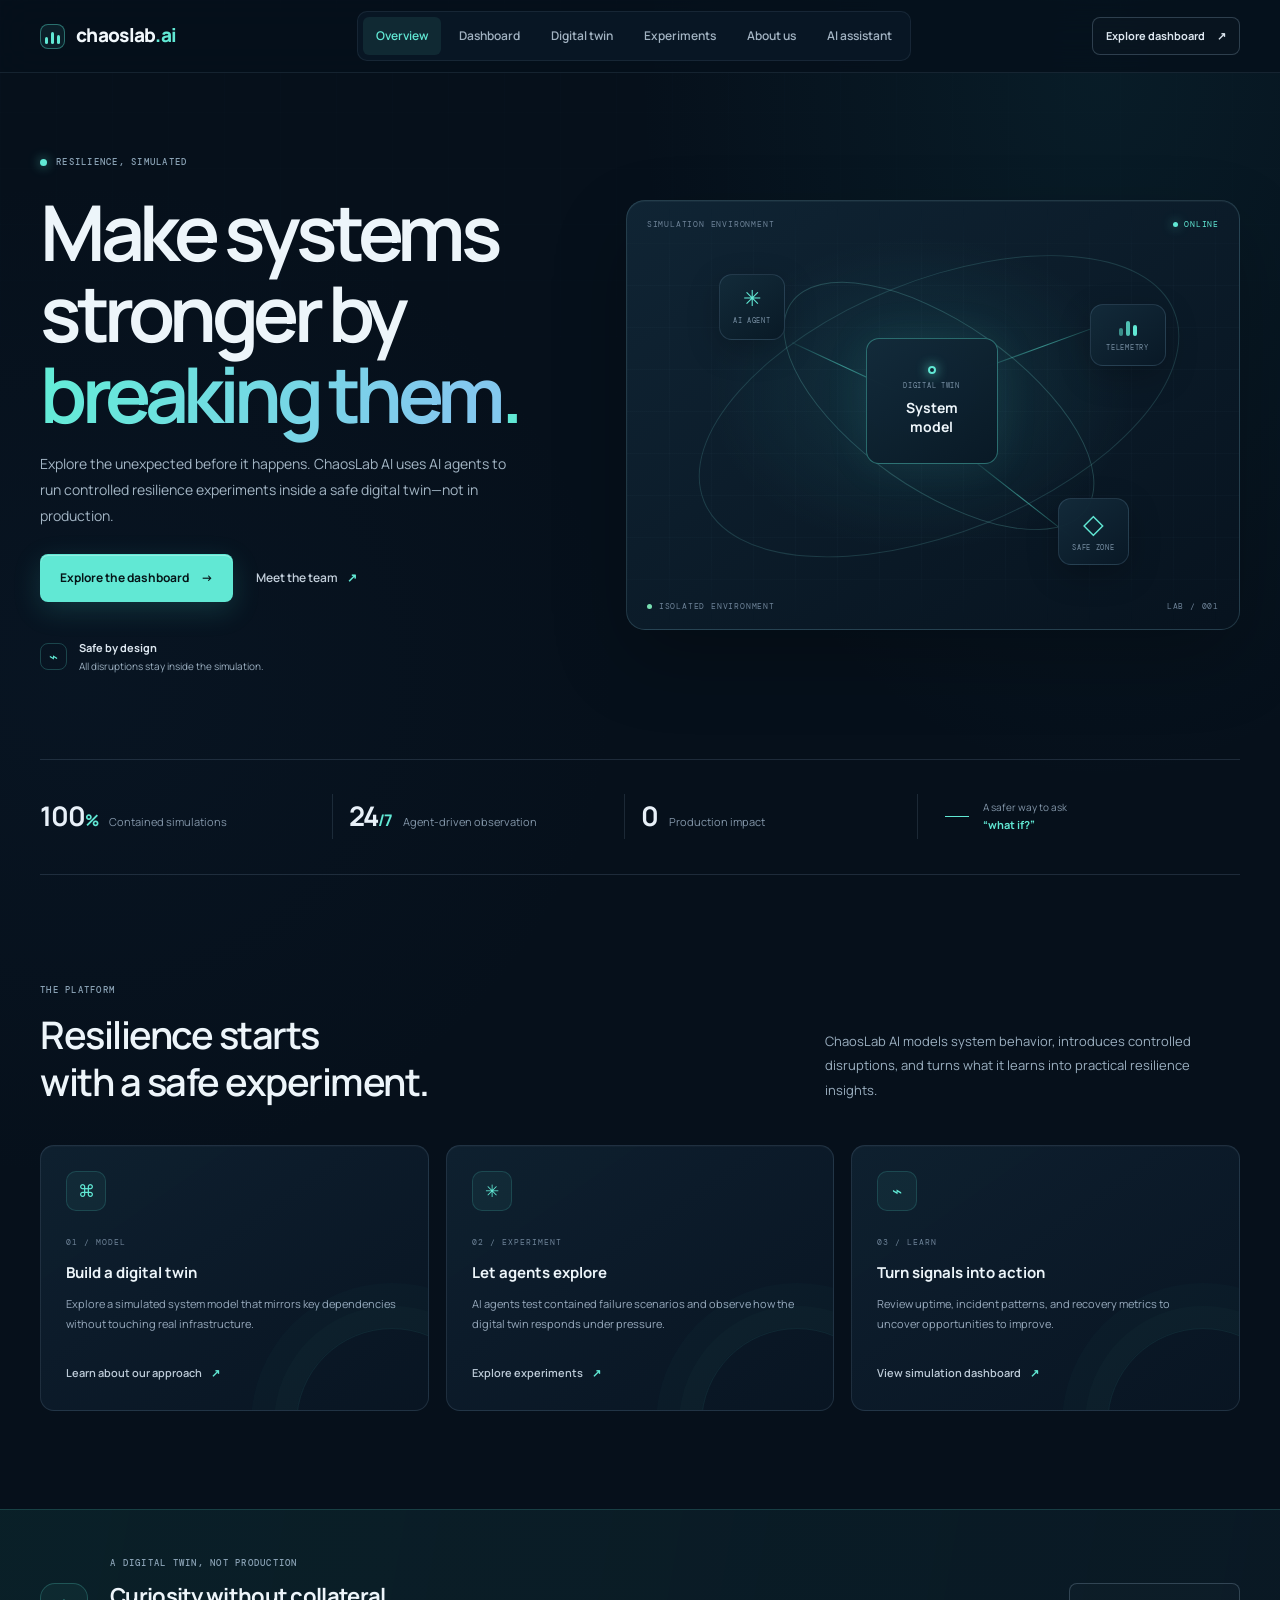
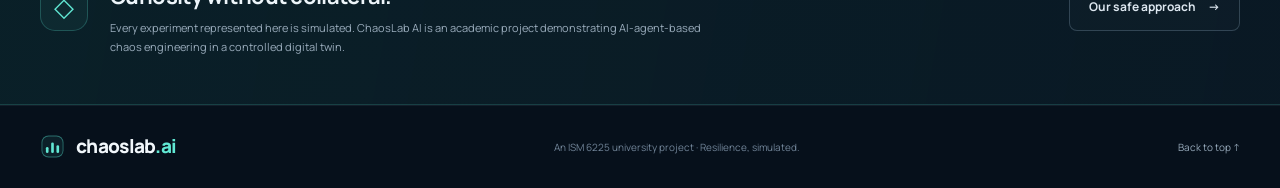
<file: index.html>
<!doctype html>
<html lang="en">
  <head>
    <meta charset="utf-8">
    <meta name="viewport" content="width=device-width, initial-scale=1">
    <meta name="theme-color" content="#07111e">
    <meta name="description" content="ChaosLab AI safely explores system resilience with AI-agent-driven experiments in a digital twin.">
    <title>ChaosLab AI — Resilience, simulated</title>
    <link rel="preconnect" href="https://fonts.googleapis.com">
    <link rel="preconnect" href="https://fonts.gstatic.com" crossorigin>
    <link href="https://fonts.googleapis.com/css2?family=DM+Mono:wght@400;500&family=Manrope:wght@400;500;600;700;800&display=swap" rel="stylesheet">
    <link rel="stylesheet" href="css/site.css">
    <script src="js/main.js" defer></script>
  </head>
  <body id="top">
    <header class="site-header">
      <div class="container nav-wrap">
        <a class="brand" href="index.html" aria-label="ChaosLab AI home">
          <span class="brand-mark" aria-hidden="true"><span></span><span></span><span></span></span>
          <span>chaoslab<span class="brand-ai">.ai</span></span>
        </a>
        <button class="menu-toggle" type="button" aria-label="Toggle navigation" aria-expanded="false"><span></span><span></span></button>
        <nav class="main-nav" aria-label="Main navigation">
          <a class="nav-link active" aria-current="page" href="index.html">Overview</a>
          <a class="nav-link" href="dashboard.html">Dashboard</a>
          <a class="nav-link" href="digital-twin.html">Digital twin</a>
          <a class="nav-link" href="crud.html">Experiments</a>
          <a class="nav-link" href="aboutus.html">About us</a>
          <a class="nav-link" href="bot.html">AI assistant</a>
        </nav>
        <a class="button button-small button-outline header-cta" href="dashboard.html">Explore dashboard <span aria-hidden="true">↗</span></a>
      </div>
    </header>

    <main>
      <section class="hero container">
        <div class="hero-copy">
          <div class="eyebrow"><span class="status-dot"></span> RESILIENCE, SIMULATED</div>
          <h1>Make systems<br>stronger by<br><span class="text-gradient">breaking them</span><span class="hero-period">.</span></h1>
          <p class="hero-lede">Explore the unexpected before it happens. ChaosLab AI uses AI agents to run controlled resilience experiments inside a safe digital twin—not in production.</p>
          <div class="hero-actions">
            <a class="button button-primary" href="dashboard.html">Explore the dashboard <span aria-hidden="true">→</span></a>
            <a class="text-link" href="aboutus.html">Meet the team <span aria-hidden="true">↗</span></a>
          </div>
          <div class="hero-note"><span class="note-icon" aria-hidden="true">⌁</span><span><strong>Safe by design</strong><br>All disruptions stay inside the simulation.</span></div>
        </div>
        <div class="hero-visual" aria-label="Illustration of a monitored digital-twin system">
          <div class="visual-topline"><span>SIMULATION ENVIRONMENT</span><span class="live-label"><i></i> ONLINE</span></div>
          <div class="orbit orbit-outer"></div><div class="orbit orbit-inner"></div>
          <div class="node node-core"><span class="core-pulse"></span><span class="node-caption">DIGITAL TWIN</span><strong>System<br>model</strong></div>
          <div class="node node-agent"><span class="node-symbol">✳</span><span class="node-caption">AI AGENT</span></div>
          <div class="node node-signal"><span class="signal-bars"><i></i><i></i><i></i></span><span class="node-caption">TELEMETRY</span></div>
          <div class="node node-shield"><span class="shield-symbol">◇</span><span class="node-caption">SAFE ZONE</span></div>
          <div class="connection connection-one"></div><div class="connection connection-two"></div><div class="connection connection-three"></div>
          <div class="visual-footer"><span><b class="tiny-dot"></b> ISOLATED ENVIRONMENT</span><span>LAB / 001</span></div>
        </div>
      </section>

      <section class="container stat-strip" aria-label="Platform highlights">
        <div class="stat-item"><span class="stat-value">100<span>%</span></span><span class="stat-label">Contained simulations</span></div>
        <div class="stat-item"><span class="stat-value">24<span>/7</span></span><span class="stat-label">Agent-driven observation</span></div>
        <div class="stat-item"><span class="stat-value">0</span><span class="stat-label">Production impact</span></div>
        <div class="stat-context"><span class="context-line"></span><span>A safer way to ask<br><strong>“what if?”</strong></span></div>
      </section>

      <section class="section container">
        <div class="section-heading">
          <div><div class="eyebrow">THE PLATFORM</div><h2>Resilience starts<br>with a safe experiment.</h2></div>
          <p>ChaosLab AI models system behavior, introduces controlled disruptions, and turns what it learns into practical resilience insights.</p>
        </div>
        <div class="feature-grid">
          <article class="feature-card"><div class="feature-icon">⌘</div><span class="card-index">01 / MODEL</span><h3>Build a digital twin</h3><p>Explore a simulated system model that mirrors key dependencies without touching real infrastructure.</p><a href="aboutus.html" class="card-link" aria-label="Learn about our approach">Learn about our approach <span>↗</span></a></article>
          <article class="feature-card"><div class="feature-icon">✳</div><span class="card-index">02 / EXPERIMENT</span><h3>Let agents explore</h3><p>AI agents test contained failure scenarios and observe how the digital twin responds under pressure.</p><a href="crud.html" class="card-link" aria-label="Explore experiments">Explore experiments <span>↗</span></a></article>
          <article class="feature-card"><div class="feature-icon">⌁</div><span class="card-index">03 / LEARN</span><h3>Turn signals into action</h3><p>Review uptime, incident patterns, and recovery metrics to uncover opportunities to improve.</p><a href="dashboard.html" class="card-link" aria-label="View simulation dashboard">View simulation dashboard <span>↗</span></a></article>
        </div>
      </section>

      <section class="safety-band">
        <div class="container safety-inner"><div class="safety-mark">◇</div><div><div class="eyebrow">A DIGITAL TWIN, NOT PRODUCTION</div><h2>Curiosity without collateral.</h2><p>Every experiment represented here is simulated. ChaosLab AI is an academic project demonstrating AI-agent-based chaos engineering in a controlled digital twin.</p></div><a class="button button-outline" href="aboutus.html">Our safe approach <span>→</span></a></div>
      </section>
    </main>

    <footer class="site-footer"><div class="container footer-inner"><a class="brand footer-brand" href="index.html"><span class="brand-mark" aria-hidden="true"><span></span><span></span><span></span></span><span>chaoslab<span class="brand-ai">.ai</span></span></a><span class="footer-copy">An ISM 6225 university project · Resilience, simulated.</span><a class="footer-top" href="#top">Back to top ↑</a></div></footer>
  </body>
</html>
</file>
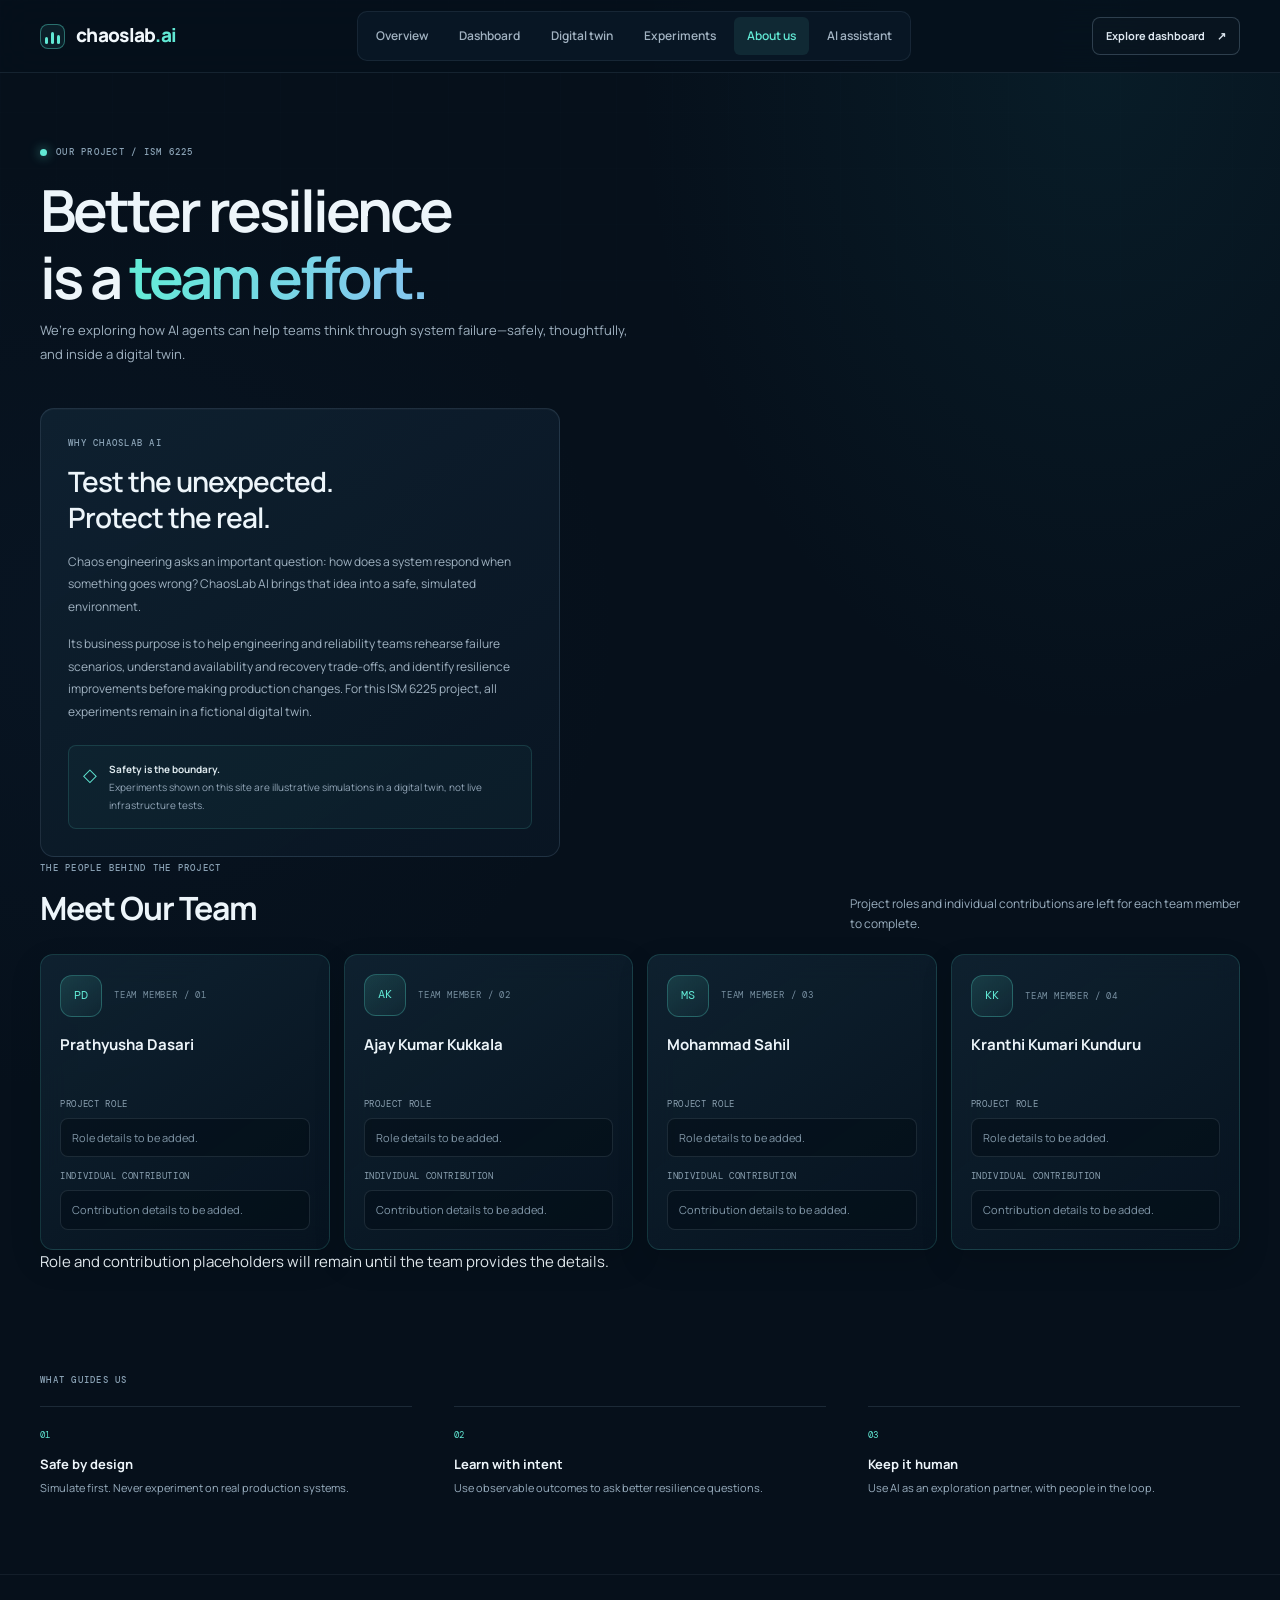
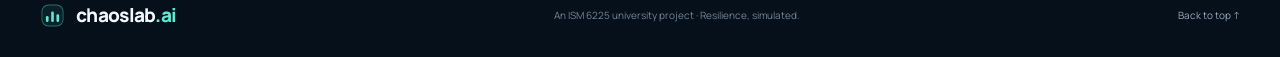
<file: aboutus.html>
<!doctype html>
<html lang="en">
  <head>
    <meta charset="utf-8">
    <meta name="viewport" content="width=device-width, initial-scale=1">
    <meta name="theme-color" content="#07111e">
    <meta name="description" content="Meet the ChaosLab AI project team and learn about our safe digital-twin approach to chaos engineering.">
    <title>About us — ChaosLab AI</title>
    <link rel="preconnect" href="https://fonts.googleapis.com">
    <link rel="preconnect" href="https://fonts.gstatic.com" crossorigin>
    <link href="https://fonts.googleapis.com/css2?family=DM+Mono:wght@400;500&family=Manrope:wght@400;500;600;700;800&display=swap" rel="stylesheet">
    <link rel="stylesheet" href="css/site.css">
    <script src="js/main.js" defer></script>
    <style>
      .meet-team { padding-block: 4px 34px; }
      .meet-team-heading { display: flex; align-items: end; justify-content: space-between; gap: 18px; margin-bottom: 19px; }
      .meet-team-heading h2 { margin: 6px 0 0; font-size: clamp(23px, 3vw, 32px); letter-spacing: -1px; }
      .meet-team-heading p { max-width: 390px; margin: 0; color: var(--muted); font-size: 12px; line-height: 1.7; }
      .meet-team-grid { display: grid; grid-template-columns: repeat(4, minmax(0, 1fr)); gap: 14px; }
      .meet-team-card { min-width: 0; padding: 19px; border: 1px solid rgba(87, 226, 208, .16); border-radius: 13px; background: linear-gradient(145deg, rgba(17, 38, 53, .78), rgba(8, 21, 34, .68)); box-shadow: 0 12px 32px rgba(0, 0, 0, .14); backdrop-filter: blur(14px); transition: transform .22s ease, border-color .22s ease, box-shadow .22s ease; }
      .meet-team-card:hover { transform: translateY(-4px); border-color: rgba(87, 226, 208, .42); box-shadow: 0 17px 36px rgba(0, 0, 0, .23); }
      .meet-team-card-top { display: flex; align-items: center; gap: 12px; min-height: 43px; margin-bottom: 17px; }
      .meet-team-avatar { display: grid; flex: 0 0 42px; width: 42px; height: 42px; place-items: center; border: 1px solid rgba(87, 226, 208, .28); border-radius: 12px; color: var(--cyan); background: linear-gradient(145deg, rgba(87, 226, 208, .15), rgba(87, 226, 208, .04)); font-family: var(--mono); font-size: 12px; }
      .meet-team-index { color: #7890a1; font-family: var(--mono); font-size: 9px; letter-spacing: .8px; }
      .meet-team-card h3 { min-height: 46px; margin: 0 0 17px; color: #edf5fa; font-size: 15px; line-height: 1.5; overflow-wrap: anywhere; }
      .meet-team-fields { display: grid; gap: 12px; }
      .meet-team-detail { display: grid; gap: 6px; }
      .meet-team-detail-label { color: #8ca2b2; font-family: var(--mono); font-size: 9px; letter-spacing: .65px; }
      .meet-team-detail-value { min-height: 18px; margin: 0; padding: 10px 11px; border: 1px solid rgba(143, 167, 184, .16); border-radius: 8px; color: #8197a8; background: rgba(4, 14, 24, .58); font-size: 11px; line-height: 1.6; overflow-wrap: anywhere; }
      @media (max-width: 1000px) { .meet-team-grid { grid-template-columns: repeat(2, minmax(0, 1fr)); } }
      @media (max-width: 560px) {
        .meet-team-heading { align-items: start; flex-direction: column; }
        .meet-team-grid { grid-template-columns: 1fr; }
        .meet-team-card h3 { min-height: 0; }
      }
      @media (prefers-reduced-motion: reduce) {
        .meet-team-card { transition: none; }
        .meet-team-card:hover { transform: none; }
      }
    </style>
  </head>
  <body id="top">
    <header class="site-header"><div class="container nav-wrap">
      <a class="brand" href="index.html" aria-label="ChaosLab AI home"><span class="brand-mark" aria-hidden="true"><span></span><span></span><span></span></span><span>chaoslab<span class="brand-ai">.ai</span></span></a>
      <button class="menu-toggle" type="button" aria-label="Toggle navigation" aria-expanded="false"><span></span><span></span></button>
      <nav class="main-nav" aria-label="Main navigation"><a class="nav-link" href="index.html">Overview</a><a class="nav-link" href="dashboard.html">Dashboard</a><a class="nav-link" href="digital-twin.html">Digital twin</a><a class="nav-link" href="crud.html">Experiments</a><a class="nav-link active" aria-current="page" href="aboutus.html">About us</a><a class="nav-link" href="bot.html">AI assistant</a></nav>
      <a class="button button-small button-outline header-cta" href="dashboard.html">Explore dashboard <span aria-hidden="true">↗</span></a>
    </div></header>
    <main>
      <section class="page-hero container"><div class="eyebrow"><span class="status-dot"></span> OUR PROJECT / ISM 6225</div><h1>Better resilience<br>is a <span class="text-gradient">team effort.</span></h1><p>We’re exploring how AI agents can help teams think through system failure—safely, thoughtfully, and inside a digital twin.</p></section>
      <section class="container about-layout">
        <article class="panel about-story"><div class="eyebrow">WHY CHAOSLAB AI</div><h2>Test the unexpected.<br>Protect the real.</h2><p>Chaos engineering asks an important question: how does a system respond when something goes wrong? ChaosLab AI brings that idea into a safe, simulated environment.</p><p>Its business purpose is to help engineering and reliability teams rehearse failure scenarios, understand availability and recovery trade-offs, and identify resilience improvements before making production changes. For this ISM 6225 project, all experiments remain in a fictional digital twin.</p><div class="callout"><span class="callout-icon">◇</span><p><strong>Safety is the boundary.</strong><br>Experiments shown on this site are illustrative simulations in a digital twin, not live infrastructure tests.</p></div></article>
      </section>
      <section class="container meet-team" aria-labelledby="meet-team-title">
        <div class="meet-team-heading">
          <div><div class="eyebrow">THE PEOPLE BEHIND THE PROJECT</div><h2 id="meet-team-title">Meet Our Team</h2></div>
          <p>Project roles and individual contributions are left for each team member to complete.</p>
        </div>
        <div class="meet-team-grid" id="meet-team-grid">
          <article class="meet-team-card" data-member="prathyusha-dasari">
            <div class="meet-team-card-top"><span class="meet-team-avatar" aria-hidden="true">PD</span><span class="meet-team-index">TEAM MEMBER / 01</span></div>
            <h3>Prathyusha Dasari</h3>
            <div class="meet-team-fields">
              <div class="meet-team-detail"><span class="meet-team-detail-label">PROJECT ROLE</span><p class="meet-team-detail-value">Role details to be added.</p></div>
              <div class="meet-team-detail"><span class="meet-team-detail-label">INDIVIDUAL CONTRIBUTION</span><p class="meet-team-detail-value">Contribution details to be added.</p></div>
            </div>
          </article>
          <article class="meet-team-card" data-member="ajay-kumar-kukkala">
            <div class="meet-team-card-top"><span class="meet-team-avatar" aria-hidden="true">AK</span><span class="meet-team-index">TEAM MEMBER / 02</span></div>
            <h3>Ajay Kumar Kukkala</h3>
            <div class="meet-team-fields">
              <div class="meet-team-detail"><span class="meet-team-detail-label">PROJECT ROLE</span><p class="meet-team-detail-value">Role details to be added.</p></div>
              <div class="meet-team-detail"><span class="meet-team-detail-label">INDIVIDUAL CONTRIBUTION</span><p class="meet-team-detail-value">Contribution details to be added.</p></div>
            </div>
          </article>
          <article class="meet-team-card" data-member="mohammad-sahil">
            <div class="meet-team-card-top"><span class="meet-team-avatar" aria-hidden="true">MS</span><span class="meet-team-index">TEAM MEMBER / 03</span></div>
            <h3>Mohammad Sahil</h3>
            <div class="meet-team-fields">
              <div class="meet-team-detail"><span class="meet-team-detail-label">PROJECT ROLE</span><p class="meet-team-detail-value">Role details to be added.</p></div>
              <div class="meet-team-detail"><span class="meet-team-detail-label">INDIVIDUAL CONTRIBUTION</span><p class="meet-team-detail-value">Contribution details to be added.</p></div>
            </div>
          </article>
          <article class="meet-team-card" data-member="kranthi-kumari-kunduru">
            <div class="meet-team-card-top"><span class="meet-team-avatar" aria-hidden="true">KK</span><span class="meet-team-index">TEAM MEMBER / 04</span></div>
            <h3>Kranthi Kumari Kunduru</h3>
            <div class="meet-team-fields">
              <div class="meet-team-detail"><span class="meet-team-detail-label">PROJECT ROLE</span><p class="meet-team-detail-value">Role details to be added.</p></div>
              <div class="meet-team-detail"><span class="meet-team-detail-label">INDIVIDUAL CONTRIBUTION</span><p class="meet-team-detail-value">Contribution details to be added.</p></div>
            </div>
          </article>
        </div>
        <p class="meet-team-status">Role and contribution placeholders will remain until the team provides the details.</p>
      </section>
      <section class="container values-row"><div class="eyebrow">WHAT GUIDES US</div><div class="values-grid"><article><span>01</span><h3>Safe by design</h3><p>Simulate first. Never experiment on real production systems.</p></article><article><span>02</span><h3>Learn with intent</h3><p>Use observable outcomes to ask better resilience questions.</p></article><article><span>03</span><h3>Keep it human</h3><p>Use AI as an exploration partner, with people in the loop.</p></article></div></section>
    </main>
    <footer class="site-footer"><div class="container footer-inner"><a class="brand footer-brand" href="index.html"><span class="brand-mark" aria-hidden="true"><span></span><span></span><span></span></span><span>chaoslab<span class="brand-ai">.ai</span></span></a><span class="footer-copy">An ISM 6225 university project · Resilience, simulated.</span><a class="footer-top" href="#top">Back to top ↑</a></div></footer>
  </body>
</html>
</file>
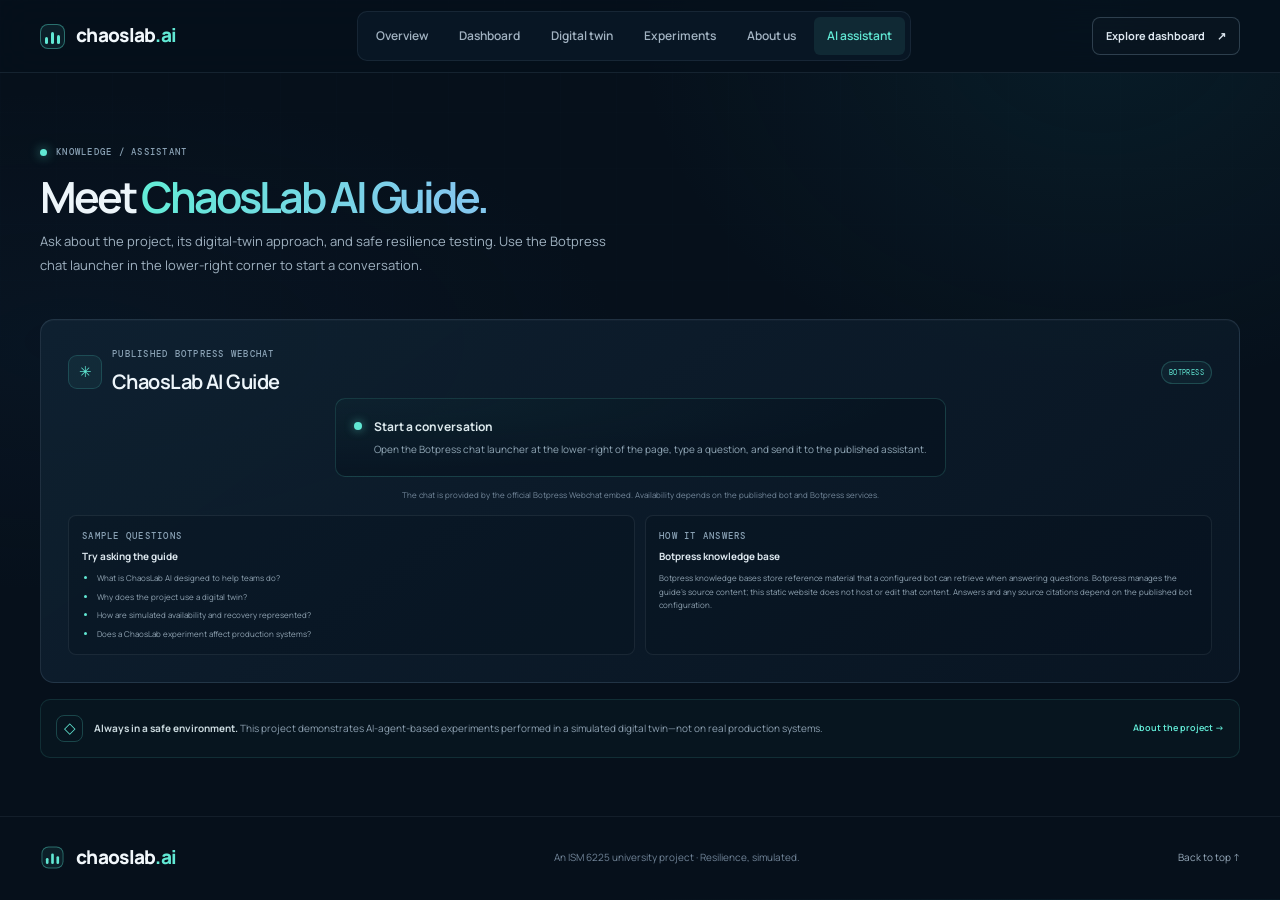
<file: bot.html>
<!doctype html>
<html lang="en">
  <head>
    <meta charset="utf-8">
    <meta name="viewport" content="width=device-width, initial-scale=1">
    <meta name="theme-color" content="#07111e">
    <meta name="description" content="Chat with ChaosLab AI Guide, the published Botpress assistant for this safe digital-twin chaos engineering project.">
    <title>ChaosLab AI Guide — ChaosLab AI</title>
    <link rel="preconnect" href="https://fonts.googleapis.com">
    <link rel="preconnect" href="https://fonts.gstatic.com" crossorigin>
    <link href="https://fonts.googleapis.com/css2?family=DM+Mono:wght@400;500&family=Manrope:wght@400;500;600;700;800&display=swap" rel="stylesheet">
    <link rel="stylesheet" href="css/site.css">
    <script src="js/main.js" defer></script>
  </head>
  <body id="top">
    <header class="site-header"><div class="container nav-wrap">
      <a class="brand" href="index.html" aria-label="ChaosLab AI home"><span class="brand-mark" aria-hidden="true"><span></span><span></span><span></span></span><span>chaoslab<span class="brand-ai">.ai</span></span></a>
      <button class="menu-toggle" type="button" aria-label="Toggle navigation" aria-expanded="false"><span></span><span></span></button>
      <nav class="main-nav" aria-label="Main navigation"><a class="nav-link" href="index.html">Overview</a><a class="nav-link" href="dashboard.html">Dashboard</a><a class="nav-link" href="digital-twin.html">Digital twin</a><a class="nav-link" href="crud.html">Experiments</a><a class="nav-link" href="aboutus.html">About us</a><a class="nav-link active" aria-current="page" href="bot.html">AI assistant</a></nav>
      <a class="button button-small button-outline header-cta" href="dashboard.html">Explore dashboard <span aria-hidden="true">↗</span></a>
    </div></header>
    <main class="container page-main">
      <section class="page-hero page-hero-compact"><div class="eyebrow"><span class="status-dot"></span> KNOWLEDGE / ASSISTANT</div><h1>Meet <span class="text-gradient">ChaosLab AI Guide.</span></h1><p>Ask about the project, its digital-twin approach, and safe resilience testing. Use the Botpress chat launcher in the lower-right corner to start a conversation.</p></section>
      <section class="bot-layout">
        <article class="panel botpress-panel" aria-labelledby="botpress-title">
          <div class="botpress-heading"><div class="botpress-icon" aria-hidden="true">✳</div><div><div class="eyebrow">PUBLISHED BOTPRESS WEBCHAT</div><h2 id="botpress-title">ChaosLab AI Guide</h2></div><span class="coming-soon">BOTPRESS</span></div>
          <div class="botpress-guide">
            <span class="guide-status-dot" aria-hidden="true"></span>
            <div><h3>Start a conversation</h3><p>Open the Botpress chat launcher at the lower-right of the page, type a question, and send it to the published assistant.</p></div>
          </div>
          <p class="integration-caption">The chat is provided by the official Botpress Webchat embed. Availability depends on the published bot and Botpress services.</p>
          <div class="botpress-info-grid">
            <section class="botpress-info-card" aria-labelledby="guide-questions-title">
              <span class="eyebrow">SAMPLE QUESTIONS</span>
              <h3 id="guide-questions-title">Try asking the guide</h3>
              <ul>
                <li>What is ChaosLab AI designed to help teams do?</li>
                <li>Why does the project use a digital twin?</li>
                <li>How are simulated availability and recovery represented?</li>
                <li>Does a ChaosLab experiment affect production systems?</li>
              </ul>
            </section>
            <section class="botpress-info-card" aria-labelledby="guide-knowledge-title">
              <span class="eyebrow">HOW IT ANSWERS</span>
              <h3 id="guide-knowledge-title">Botpress knowledge base</h3>
              <p>Botpress knowledge bases store reference material that a configured bot can retrieve when answering questions. Botpress manages the guide’s source content; this static website does not host or edit that content. Answers and any source citations depend on the published bot configuration.</p>
            </section>
          </div>
        </article>
      </section>
      <section class="bot-bottom-note"><span class="note-icon">◇</span><p><strong>Always in a safe environment.</strong> This project demonstrates AI-agent-based experiments performed in a simulated digital twin—not on real production systems.</p><a href="aboutus.html">About the project <span>→</span></a></section>
    </main>
    <script src="https://cdn.botpress.cloud/webchat/v5.0/inject.js"></script>
    <script src="https://files.bpcontent.cloud/2026/10/26/00/20261026002614-81WBQ3VP.js" defer></script>
    <footer class="site-footer"><div class="container footer-inner"><a class="brand footer-brand" href="index.html"><span class="brand-mark" aria-hidden="true"><span></span><span></span><span></span></span><span>chaoslab<span class="brand-ai">.ai</span></span></a><span class="footer-copy">An ISM 6225 university project · Resilience, simulated.</span><a class="footer-top" href="#top">Back to top ↑</a></div></footer>
  </body>
</html>
</file>
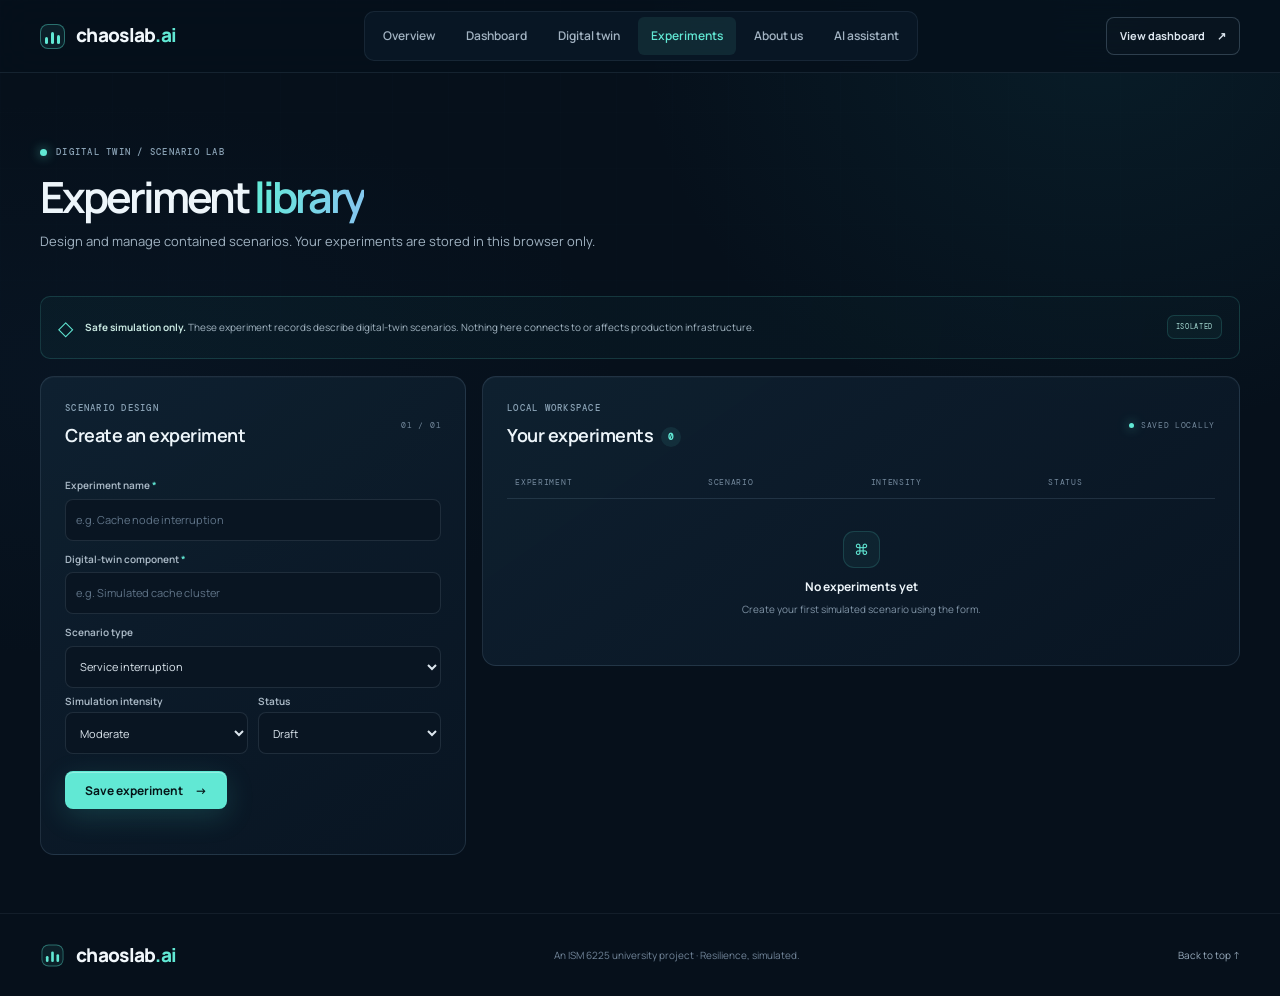
<file: crud.html>
<!doctype html>
<html lang="en">
  <head>
    <meta charset="utf-8">
    <meta name="viewport" content="width=device-width, initial-scale=1">
    <meta name="theme-color" content="#07111e">
    <meta name="description" content="Create and manage illustrative chaos experiments in the ChaosLab AI digital twin.">
    <title>Experiments — ChaosLab AI</title>
    <link rel="preconnect" href="https://fonts.googleapis.com">
    <link rel="preconnect" href="https://fonts.gstatic.com" crossorigin>
    <link href="https://fonts.googleapis.com/css2?family=DM+Mono:wght@400;500&family=Manrope:wght@400;500;600;700;800&display=swap" rel="stylesheet">
    <link rel="stylesheet" href="css/site.css">
    <script src="js/main.js" defer></script>
  </head>
  <body id="top">
    <header class="site-header"><div class="container nav-wrap">
      <a class="brand" href="index.html" aria-label="ChaosLab AI home"><span class="brand-mark" aria-hidden="true"><span></span><span></span><span></span></span><span>chaoslab<span class="brand-ai">.ai</span></span></a>
      <button class="menu-toggle" type="button" aria-label="Toggle navigation" aria-expanded="false"><span></span><span></span></button>
      <nav class="main-nav" aria-label="Main navigation"><a class="nav-link" href="index.html">Overview</a><a class="nav-link" href="dashboard.html">Dashboard</a><a class="nav-link" href="digital-twin.html">Digital twin</a><a class="nav-link active" aria-current="page" href="crud.html">Experiments</a><a class="nav-link" href="aboutus.html">About us</a><a class="nav-link" href="bot.html">AI assistant</a></nav>
      <a class="button button-small button-outline header-cta" href="dashboard.html">View dashboard <span aria-hidden="true">↗</span></a>
    </div></header>
    <main class="container page-main">
      <section class="page-hero page-hero-compact"><div class="eyebrow"><span class="status-dot"></span> DIGITAL TWIN / SCENARIO LAB</div><h1>Experiment <span class="text-gradient">library</span></h1><p>Design and manage contained scenarios. Your experiments are stored in this browser only.</p></section>
      <div class="simulation-banner"><span class="banner-icon">◇</span><p><strong>Safe simulation only.</strong> These experiment records describe digital-twin scenarios. Nothing here connects to or affects production infrastructure.</p><span class="simulation-chip">ISOLATED</span></div>
      <section class="experiment-layout">
        <article class="panel experiment-form-panel"><div class="panel-heading"><div><div class="eyebrow">SCENARIO DESIGN</div><h2 id="form-title">Create an experiment</h2></div><span class="form-step">01 / 01</span></div>
          <form id="experiment-form">
            <input type="hidden" id="experiment-id">
            <label class="form-label" for="experiment-name">Experiment name <span>*</span></label><input class="form-control" id="experiment-name" name="name" type="text" maxlength="80" placeholder="e.g. Cache node interruption" required>
            <label class="form-label" for="experiment-target">Digital-twin component <span>*</span></label><input class="form-control" id="experiment-target" name="target" type="text" maxlength="80" placeholder="e.g. Simulated cache cluster" required>
            <label class="form-label" for="experiment-failure">Scenario type</label><select class="form-control" id="experiment-failure" name="failure"><option>Service interruption</option><option>Network latency</option><option>Resource exhaustion</option><option>Dependency failure</option><option>Traffic spike</option><option>Other simulated fault</option></select>
            <div class="form-row"><div><label class="form-label" for="experiment-risk">Simulation intensity</label><select class="form-control" id="experiment-risk" name="risk"><option>Low</option><option selected>Moderate</option><option>High</option></select></div><div><label class="form-label" for="experiment-status">Status</label><select class="form-control" id="experiment-status" name="status"><option>Draft</option><option>Ready</option><option>Completed</option></select></div></div>
            <div class="form-actions"><button class="button button-primary" type="submit" id="submit-experiment">Save experiment <span aria-hidden="true">→</span></button><button class="button button-quiet hidden" type="button" id="cancel-edit">Cancel</button></div>
            <p id="form-message" class="form-message" role="status" aria-live="polite"></p>
          </form>
        </article>
        <section class="panel experiment-list-panel" aria-labelledby="experiments-title"><div class="panel-heading"><div><div class="eyebrow">LOCAL WORKSPACE</div><h2 id="experiments-title">Your experiments <span id="experiment-count" class="count-badge">0</span></h2></div><span class="storage-label"><i></i> SAVED LOCALLY</span></div>
          <div class="table-scroll"><table class="experiment-table"><thead><tr><th scope="col">EXPERIMENT</th><th scope="col">SCENARIO</th><th scope="col">INTENSITY</th><th scope="col">STATUS</th><th scope="col" aria-label="Actions"></th></tr></thead><tbody id="experiment-list"></tbody></table></div>
          <div id="empty-state" class="empty-state"><div class="empty-icon">⌘</div><h3>No experiments yet</h3><p>Create your first simulated scenario using the form.</p></div>
          <p id="list-message" class="sr-only" role="status" aria-live="polite"></p>
        </section>
      </section>
    </main>
    <footer class="site-footer"><div class="container footer-inner"><a class="brand footer-brand" href="index.html"><span class="brand-mark" aria-hidden="true"><span></span><span></span><span></span></span><span>chaoslab<span class="brand-ai">.ai</span></span></a><span class="footer-copy">An ISM 6225 university project · Resilience, simulated.</span><a class="footer-top" href="#top">Back to top ↑</a></div></footer>
  </body>
</html>
</file>
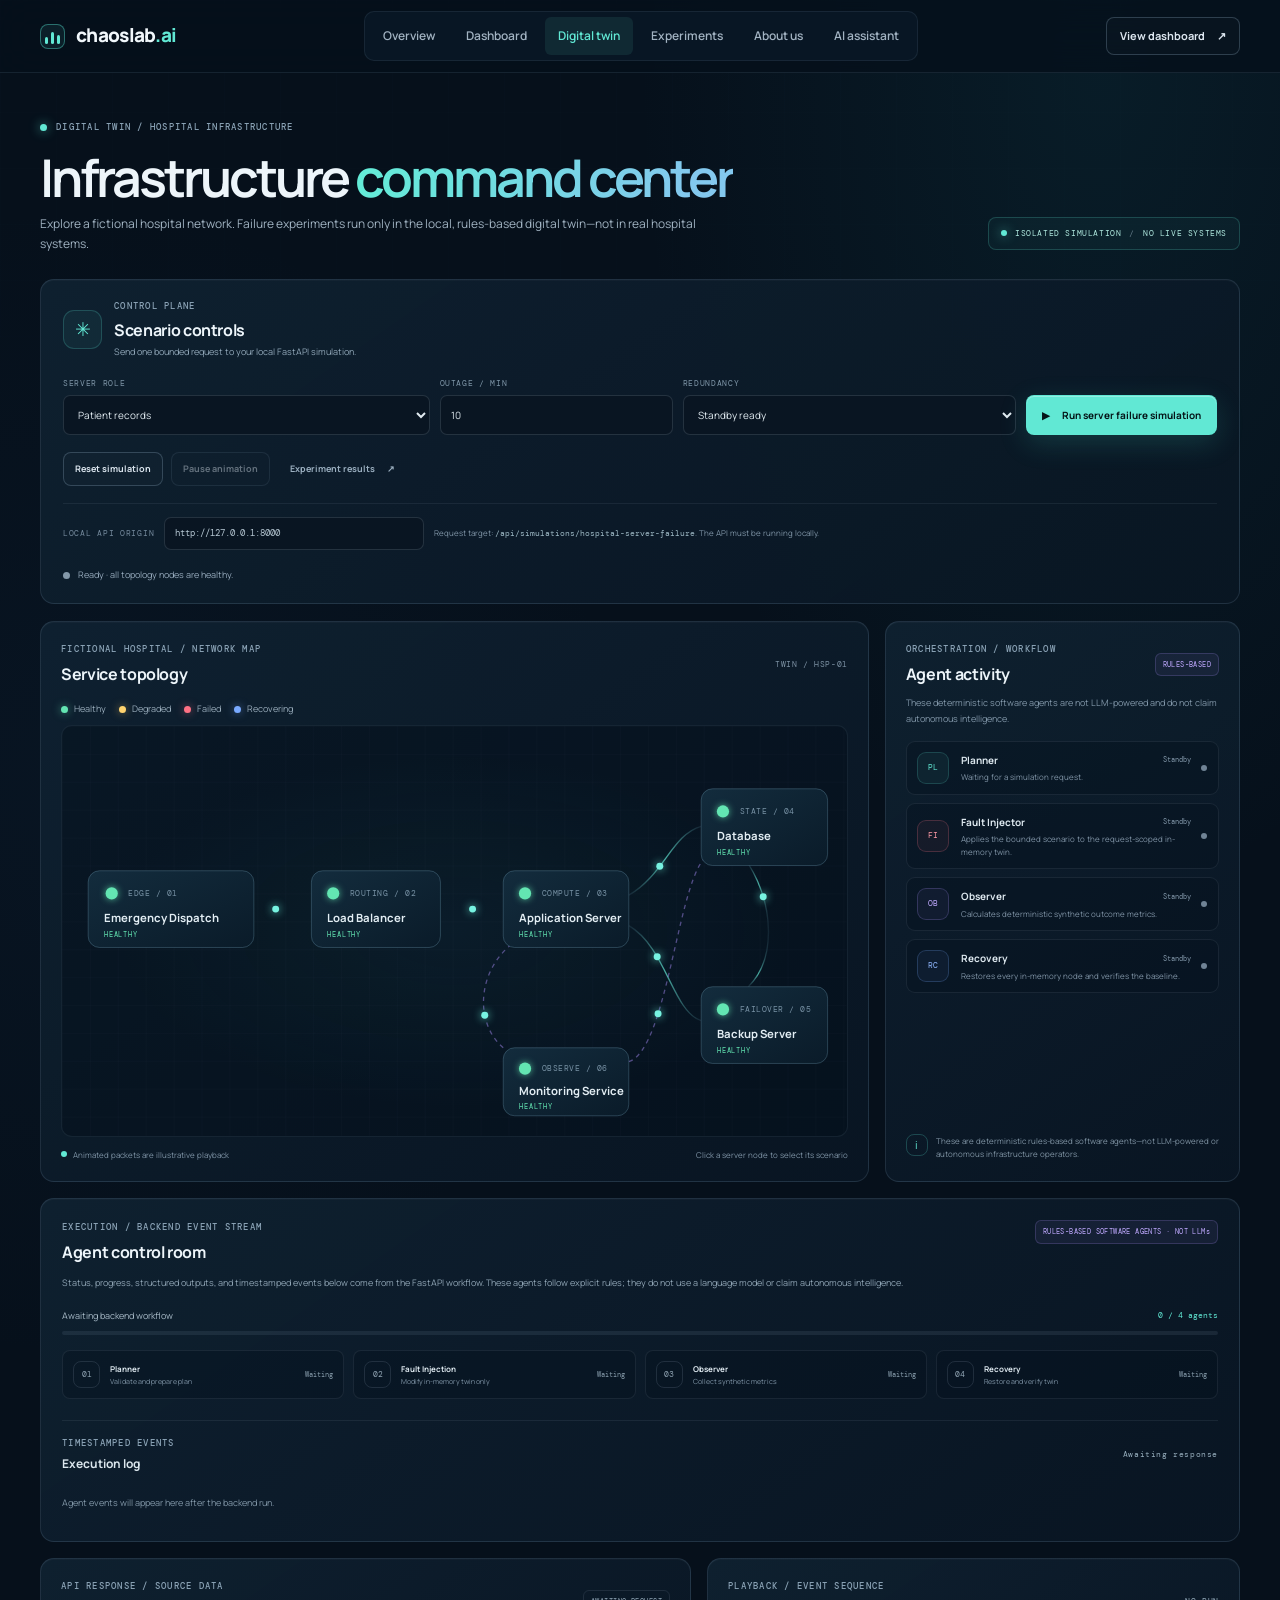
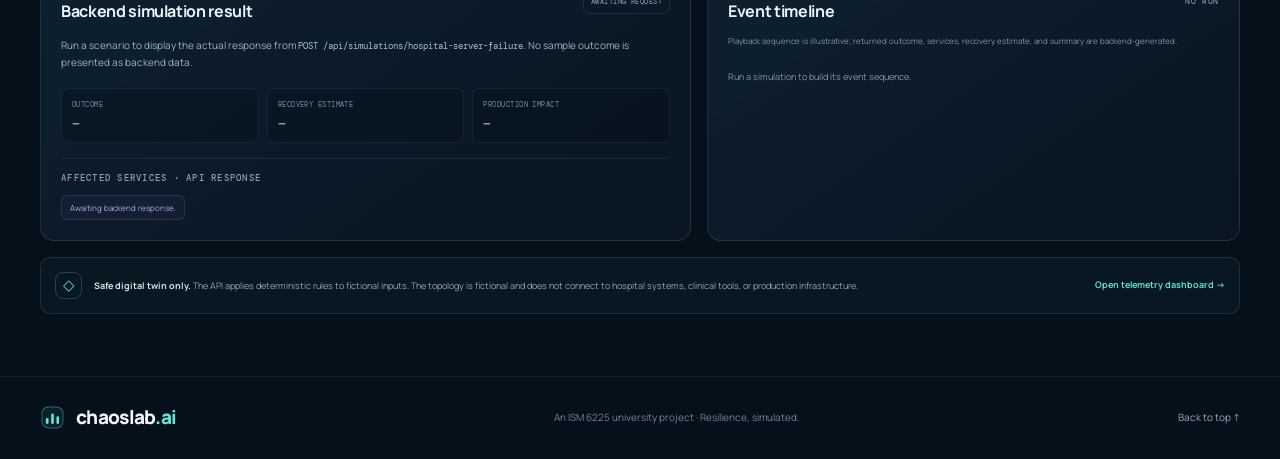
<file: digital-twin.html>
<!doctype html>
<html lang="en">
  <head>
    <meta charset="utf-8">
    <meta name="viewport" content="width=device-width, initial-scale=1">
    <meta name="theme-color" content="#06101b">
    <meta name="description" content="Explore a fictional hospital infrastructure digital twin and run safe, backend-generated server failure simulations.">
    <title>Digital twin — ChaosLab AI</title>
    <link rel="preconnect" href="https://fonts.googleapis.com">
    <link rel="preconnect" href="https://fonts.gstatic.com" crossorigin>
    <link href="https://fonts.googleapis.com/css2?family=DM+Mono:wght@400;500&family=Manrope:wght@400;500;600;700;800&display=swap" rel="stylesheet">
    <link rel="stylesheet" href="css/site.css">
    <script src="js/main.js" defer></script>
  </head>
  <body id="top">
    <header class="site-header"><div class="container nav-wrap">
      <a class="brand" href="index.html" aria-label="ChaosLab AI home"><span class="brand-mark" aria-hidden="true"><span></span><span></span><span></span></span><span>chaoslab<span class="brand-ai">.ai</span></span></a>
      <button class="menu-toggle" type="button" aria-label="Toggle navigation" aria-expanded="false"><span></span><span></span></button>
      <nav class="main-nav" aria-label="Main navigation"><a class="nav-link" href="index.html">Overview</a><a class="nav-link" href="dashboard.html">Dashboard</a><a class="nav-link active" aria-current="page" href="digital-twin.html">Digital twin</a><a class="nav-link" href="crud.html">Experiments</a><a class="nav-link" href="aboutus.html">About us</a><a class="nav-link" href="bot.html">AI assistant</a></nav>
      <a class="button button-small button-outline header-cta" href="dashboard.html">View dashboard <span aria-hidden="true">↗</span></a>
    </div></header>

    <main class="container twin-main">
      <section class="twin-heading">
        <div>
          <div class="eyebrow"><span class="status-dot"></span> DIGITAL TWIN / HOSPITAL INFRASTRUCTURE</div>
          <h1>Infrastructure <span class="text-gradient">command center</span></h1>
          <p>Explore a fictional hospital network. Failure experiments run only in the local, rules-based digital twin—not in real hospital systems.</p>
        </div>
        <div class="twin-live-badge"><span class="pulse-dot"></span> ISOLATED SIMULATION <span class="twin-badge-divider">/</span> NO LIVE SYSTEMS</div>
      </section>

      <section class="twin-toolbar panel" aria-label="Simulation controls">
        <div class="twin-toolbar-intro">
          <span class="toolbar-icon" aria-hidden="true">✳</span>
          <div><span class="eyebrow">CONTROL PLANE</span><h2>Scenario controls</h2><p>Send one bounded request to your local FastAPI simulation.</p></div>
        </div>
        <form id="twin-simulation-form" class="twin-control-form">
          <label class="twin-field"><span>SERVER ROLE</span><select id="twin-server-role" name="server_role"><option value="patient_records">Patient records</option><option value="scheduling">Scheduling</option><option value="laboratory">Laboratory</option></select></label>
          <label class="twin-field"><span>OUTAGE / MIN</span><input id="twin-outage-duration" name="outage_duration_minutes" type="number" min="1" max="120" value="10" required></label>
          <label class="twin-field"><span>REDUNDANCY</span><select id="twin-redundancy" name="redundancy_state"><option value="standby_ready">Standby ready</option><option value="standby_unavailable">Standby unavailable</option><option value="none">No standby</option></select></label>
          <button id="run-twin-simulation" class="button button-primary twin-run-button" type="submit"><span aria-hidden="true">▶</span> Run server failure simulation</button>
        </form>
        <div class="twin-playback-controls">
          <button id="reset-twin-simulation" class="button button-outline" type="button">Reset simulation</button>
          <button id="pause-twin-animation" class="button button-outline" type="button" aria-pressed="false" disabled>Pause animation</button>
          <button id="toggle-twin-results" class="button button-quiet" type="button" aria-expanded="false" aria-controls="twin-results">Experiment results <span aria-hidden="true">↗</span></button>
        </div>
        <div class="twin-endpoint-row">
          <label for="twin-api-origin">LOCAL API ORIGIN</label><input id="twin-api-origin" type="url" inputmode="url" value="http://127.0.0.1:8000" aria-describedby="twin-api-help"><span id="twin-api-help">Request target: <code>/api/simulations/hospital-server-failure</code>. The API must be running locally.</span>
        </div>
        <div id="twin-run-status" class="twin-run-status" role="status" aria-live="polite"><span class="api-indicator idle"></span><span id="twin-run-status-text">Ready · all topology nodes are healthy.</span></div>
      </section>

      <section class="twin-workspace">
        <article class="panel topology-panel">
          <div class="twin-panel-heading">
            <div><span class="eyebrow">FICTIONAL HOSPITAL / NETWORK MAP</span><h2>Service topology</h2></div>
            <span class="topology-id">TWIN / HSP-01</span>
          </div>
          <div class="topology-legend" aria-label="Node status legend">
            <span><i class="state-swatch healthy"></i>Healthy</span><span><i class="state-swatch degraded"></i>Degraded</span><span><i class="state-swatch failed"></i>Failed</span><span><i class="state-swatch recovering"></i>Recovering</span>
          </div>
          <div id="topology-stage" class="topology-stage">
            <svg id="twin-topology" class="twin-topology" viewBox="0 0 900 470" role="img" aria-labelledby="topology-title topology-description">
              <title id="topology-title">Fictional hospital digital twin network topology</title>
              <desc id="topology-description">Six selectable infrastructure nodes connected in a simulated network: Emergency Dispatch, Load Balancer, Application Server, Database, Backup Server, and Monitoring Service.</desc>
              <defs>
                <linearGradient id="edge-glow" x1="0" x2="1"><stop offset="0" stop-color="#406477" stop-opacity=".22"/><stop offset=".5" stop-color="#61e8d4" stop-opacity=".72"/><stop offset="1" stop-color="#406477" stop-opacity=".22"/></linearGradient>
                <linearGradient id="node-shell-fill" x1="0" x2="1" y1="0" y2="1"><stop offset="0" stop-color="#132c3d"/><stop offset="1" stop-color="#0a1b29"/></linearGradient>
                <pattern id="topology-grid-pattern" width="32" height="32" patternUnits="userSpaceOnUse"><path d="M32 0H0V32" fill="none" stroke="#8db2c1" stroke-opacity=".045" stroke-width="1"/></pattern>
                <filter id="node-glow" x="-50%" y="-50%" width="200%" height="200%"><feGaussianBlur stdDeviation="7" result="blur"/><feComposite in="SourceGraphic" in2="blur" operator="over"/></filter>
              </defs>
              <g class="topology-grid" aria-hidden="true"><rect width="900" height="470" fill="url(#topology-grid-pattern)"/></g>
              <g class="topology-edge" data-edge="dispatch-load"><path d="M220 210 C246 210 260 210 286 210"/><circle class="flow-packet" r="4"><animateMotion dur="3.8s" repeatCount="indefinite" path="M220 210 C246 210 260 210 286 210"/></circle></g>
              <g class="topology-edge" data-edge="load-app"><path d="M434 210 C462 210 479 210 506 210"/><circle class="flow-packet" r="4"><animateMotion dur="2.8s" repeatCount="indefinite" path="M434 210 C462 210 479 210 506 210"/></circle></g>
              <g class="topology-edge" data-edge="app-database"><path d="M650 194 C690 171 700 124 733 115"/><circle class="flow-packet" r="4"><animateMotion dur="3.4s" repeatCount="indefinite" path="M650 194 C690 171 700 124 733 115"/></circle></g>
              <g class="topology-edge" data-edge="app-backup"><path d="M650 229 C693 254 700 327 733 338"/><circle class="flow-packet" r="4"><animateMotion dur="4.1s" repeatCount="indefinite" path="M650 229 C693 254 700 327 733 338"/></circle></g>
              <g class="topology-edge" data-edge="database-backup"><path d="M787 158 C818 208 818 269 787 299"/><circle class="flow-packet" r="4"><animateMotion dur="5.2s" repeatCount="indefinite" path="M787 158 C818 208 818 269 787 299"/></circle></g>
              <g class="topology-edge monitoring-edge" data-edge="monitor-app"><path d="M506 369 C472 340 476 278 520 247"/><circle class="flow-packet" r="4"><animateMotion dur="4.6s" repeatCount="indefinite" path="M506 369 C472 340 476 278 520 247"/></circle></g>
              <g class="topology-edge monitoring-edge" data-edge="monitor-database"><path d="M650 385 C696 370 707 163 742 148"/><circle class="flow-packet" r="4"><animateMotion dur="5.6s" repeatCount="indefinite" path="M650 385 C696 370 707 163 742 148"/></circle></g>
              <g class="topology-node status-healthy" data-node="emergency-dispatch" data-role="scheduling" role="button" tabindex="0" aria-label="Emergency Dispatch, healthy. Select scheduling server role.">
                <rect class="node-shell" x="30" y="166" width="190" height="88" rx="13"/><circle class="node-orb" cx="57" cy="192" r="7"/><text class="node-code" x="76" y="195">EDGE / 01</text><text class="node-name" x="48" y="225">Emergency Dispatch</text><text class="node-state" x="48" y="242">HEALTHY</text><text class="node-select" x="208" y="244">↗</text>
              </g>
              <g class="topology-node status-healthy" data-node="load-balancer" role="button" tabindex="0" aria-label="Load Balancer, healthy.">
                <rect class="node-shell" x="286" y="166" width="148" height="88" rx="13"/><circle class="node-orb" cx="311" cy="192" r="7"/><text class="node-code" x="330" y="195">ROUTING / 02</text><text class="node-name" x="304" y="225">Load Balancer</text><text class="node-state" x="304" y="242">HEALTHY</text>
              </g>
              <g class="topology-node status-healthy" data-node="application-server" data-role="laboratory" role="button" tabindex="0" aria-label="Application Server, healthy. Select a server role.">
                <rect class="node-shell" x="506" y="166" width="144" height="88" rx="13"/><circle class="node-orb" cx="531" cy="192" r="7"/><text class="node-code" x="550" y="195">COMPUTE / 03</text><text class="node-name" x="524" y="225">Application Server</text><text class="node-state" x="524" y="242">HEALTHY</text>
              </g>
              <g class="topology-node status-healthy" data-node="database" data-role="patient_records" role="button" tabindex="0" aria-label="Database, healthy. Select patient records server role.">
                <rect class="node-shell" x="733" y="72" width="145" height="88" rx="13"/><circle class="node-orb" cx="758" cy="98" r="7"/><text class="node-code" x="777" y="101">STATE / 04</text><text class="node-name" x="751" y="131">Database</text><text class="node-state" x="751" y="148">HEALTHY</text>
              </g>
              <g class="topology-node status-healthy" data-node="backup-server" role="button" tabindex="0" aria-label="Backup Server, healthy.">
                <rect class="node-shell" x="733" y="299" width="145" height="88" rx="13"/><circle class="node-orb" cx="758" cy="325" r="7"/><text class="node-code" x="777" y="328">FAILOVER / 05</text><text class="node-name" x="751" y="358">Backup Server</text><text class="node-state" x="751" y="375">HEALTHY</text>
              </g>
              <g class="topology-node status-healthy monitoring-node" data-node="monitoring-service" role="button" tabindex="0" aria-label="Monitoring Service, healthy.">
                <rect class="node-shell" x="506" y="369" width="144" height="78" rx="13"/><circle class="node-orb" cx="531" cy="393" r="7"/><text class="node-code" x="550" y="396">OBSERVE / 06</text><text class="node-name" x="524" y="423">Monitoring Service</text><text class="node-state" x="524" y="439">HEALTHY</text>
              </g>
            </svg>
          </div>
          <div class="topology-foot"><span><i class="legend-dot cyan"></i> Animated packets are illustrative playback</span><span>Click a server node to select its scenario</span></div>
        </article>

        <aside class="panel agents-panel">
          <div class="twin-panel-heading"><div><span class="eyebrow">ORCHESTRATION / WORKFLOW</span><h2>Agent activity</h2></div><span class="simulated-tag">RULES-BASED</span></div>
          <p class="agents-disclaimer">These deterministic software agents are not LLM-powered and do not claim autonomous intelligence.</p>
          <div class="agent-list">
            <article class="agent-card" data-agent="planner"><div class="agent-avatar planner-avatar">PL</div><div class="agent-copy"><div><h3>Planner</h3><span class="agent-state">Standby</span></div><p>Waiting for a simulation request.</p></div><span class="agent-presence"></span></article>
            <article class="agent-card" data-agent="fault-injector"><div class="agent-avatar injector-avatar">FI</div><div class="agent-copy"><div><h3>Fault Injector</h3><span class="agent-state">Standby</span></div><p>Applies the bounded scenario to the request-scoped in-memory twin.</p></div><span class="agent-presence"></span></article>
            <article class="agent-card" data-agent="observer"><div class="agent-avatar observer-avatar">OB</div><div class="agent-copy"><div><h3>Observer</h3><span class="agent-state">Standby</span></div><p>Calculates deterministic synthetic outcome metrics.</p></div><span class="agent-presence"></span></article>
            <article class="agent-card" data-agent="recovery"><div class="agent-avatar recovery-avatar">RC</div><div class="agent-copy"><div><h3>Recovery</h3><span class="agent-state">Standby</span></div><p>Restores every in-memory node and verifies the baseline.</p></div><span class="agent-presence"></span></article>
          </div>
          <div class="agents-foot"><span class="note-icon">i</span><p>These are deterministic rules-based software agents—not LLM-powered or autonomous infrastructure operators.</p></div>
        </aside>
      </section>

      <section class="panel agent-control-room" aria-labelledby="agent-control-title">
        <div class="twin-panel-heading control-room-heading">
          <div><span class="eyebrow">EXECUTION / BACKEND EVENT STREAM</span><h2 id="agent-control-title">Agent control room</h2></div>
          <span class="simulated-tag">RULES-BASED SOFTWARE AGENTS · NOT LLMs</span>
        </div>
        <p class="control-room-description">Status, progress, structured outputs, and timestamped events below come from the FastAPI workflow. These agents follow explicit rules; they do not use a language model or claim autonomous intelligence.</p>
        <div class="workflow-progress-header"><span id="agent-progress-label">Awaiting backend workflow</span><span id="agent-progress-count">0 / 4 agents</span></div>
        <div class="workflow-progress-track" role="progressbar" aria-label="Rules-based agent workflow progress" aria-valuemin="0" aria-valuemax="4" aria-valuenow="0"><span id="agent-progress-bar"></span></div>
        <ol id="agent-progress-list" class="agent-progress-list" aria-label="Agent workflow steps">
          <li data-progress-agent="planner"><span class="progress-step-icon">01</span><span><strong>Planner</strong><small>Validate and prepare plan</small></span><span class="progress-step-status">Waiting</span></li>
          <li data-progress-agent="fault_injection"><span class="progress-step-icon">02</span><span><strong>Fault Injection</strong><small>Modify in-memory twin only</small></span><span class="progress-step-status">Waiting</span></li>
          <li data-progress-agent="observer"><span class="progress-step-icon">03</span><span><strong>Observer</strong><small>Collect synthetic metrics</small></span><span class="progress-step-status">Waiting</span></li>
          <li data-progress-agent="recovery"><span class="progress-step-icon">04</span><span><strong>Recovery</strong><small>Restore and verify twin</small></span><span class="progress-step-status">Waiting</span></li>
        </ol>
        <div class="agent-log-heading"><div><span class="eyebrow">TIMESTAMPED EVENTS</span><h3>Execution log</h3></div><span id="agent-log-source" class="timeline-mode">Awaiting response</span></div>
        <ol id="agent-execution-log" class="agent-execution-log" aria-live="polite"><li class="execution-log-empty">Agent events will appear here after the backend run.</li></ol>
      </section>

      <section class="twin-insights">
        <article class="panel backend-result-card">
          <div class="twin-panel-heading"><div><span class="eyebrow">API RESPONSE / SOURCE DATA</span><h2>Backend simulation result</h2></div><span id="result-source-badge" class="result-source-badge waiting">AWAITING REQUEST</span></div>
          <p id="backend-summary" class="backend-summary">Run a scenario to display the actual response from <code>POST /api/simulations/hospital-server-failure</code>. No sample outcome is presented as backend data.</p>
          <div class="result-metrics"><div><span>OUTCOME</span><strong id="result-outcome">—</strong></div><div><span>RECOVERY ESTIMATE</span><strong id="result-recovery">—</strong></div><div><span>PRODUCTION IMPACT</span><strong id="result-impact">—</strong></div></div>
          <div class="affected-services"><span class="eyebrow">AFFECTED SERVICES · API RESPONSE</span><ul id="affected-services-list"><li>Awaiting backend response.</li></ul></div>
        </article>
        <article class="panel timeline-panel">
          <div class="twin-panel-heading"><div><span class="eyebrow">PLAYBACK / EVENT SEQUENCE</span><h2>Event timeline</h2></div><span id="timeline-mode" class="timeline-mode">NO RUN</span></div>
          <p class="timeline-disclaimer">Playback sequence is illustrative; returned outcome, services, recovery estimate, and summary are backend-generated.</p>
          <ol id="twin-timeline" class="twin-timeline" aria-live="polite"><li class="timeline-empty">Run a simulation to build its event sequence.</li></ol>
        </article>
      </section>

      <section id="twin-results" class="panel raw-results-panel" hidden aria-labelledby="raw-results-title">
        <div class="twin-panel-heading"><div><span class="eyebrow">VERBATIM API PAYLOAD</span><h2 id="raw-results-title">Experiment results</h2></div><span class="result-source-badge">BACKEND GENERATED</span></div>
        <p>Response body returned by the local FastAPI endpoint. A reset clears this page’s display only; it does not interrupt a request already sent to the API.</p>
        <pre id="raw-results-json"><code>No backend response received yet.</code></pre>
      </section>

      <div class="simulation-safety-note"><span class="note-icon">◇</span><p><strong>Safe digital twin only.</strong> The API applies deterministic rules to fictional inputs. The topology is fictional and does not connect to hospital systems, clinical tools, or production infrastructure.</p><a href="dashboard.html">Open telemetry dashboard <span>→</span></a></div>
    </main>
    <footer class="site-footer"><div class="container footer-inner"><a class="brand footer-brand" href="index.html"><span class="brand-mark" aria-hidden="true"><span></span><span></span><span></span></span><span>chaoslab<span class="brand-ai">.ai</span></span></a><span class="footer-copy">An ISM 6225 university project · Resilience, simulated.</span><a class="footer-top" href="#top">Back to top ↑</a></div></footer>
  </body>
</html>
</file>
<file: css/site.css>
:root {
  color-scheme: dark;
  --bg: #06101b;
  --surface: #0b1927;
  --surface-raised: #102235;
  --surface-soft: #091522;
  --border: rgba(154, 188, 216, .15);
  --border-strong: rgba(154, 188, 216, .25);
  --text: #edf5fa;
  --muted: #9bafc0;
  --subtle: #70869b;
  --cyan: #61e8d4;
  --cyan-bright: #80f3e1;
  --violet: #ad91ff;
  --green: #78dfb2;
  --font: "Manrope", -apple-system, BlinkMacSystemFont, "Segoe UI", sans-serif;
  --mono: "DM Mono", "SFMono-Regular", Consolas, monospace;
  --container: 1160px;
}

* { box-sizing: border-box; }
html { scroll-behavior: smooth; }
body { margin: 0; min-width: 320px; background: var(--bg); color: var(--text); font-family: var(--font); font-size: 15px; line-height: 1.65; -webkit-font-smoothing: antialiased; }
body::before { position: fixed; z-index: -1; inset: 0; pointer-events: none; content: ""; background: radial-gradient(ellipse at 82% 8%, rgba(22, 74, 98, .13), transparent 36%), radial-gradient(ellipse at 0 75%, rgba(21, 48, 75, .1), transparent 30%); }
a { color: inherit; text-decoration: none; }
button, input, textarea, select { font: inherit; }
button { color: inherit; }
.container { width: min(var(--container), calc(100% - 64px)); margin-inline: auto; }
.site-header { position: relative; z-index: 10; border-bottom: 1px solid rgba(161, 188, 211, .09); background: rgba(7, 17, 30, .84); }
.nav-wrap { min-height: 76px; display: flex; align-items: center; justify-content: space-between; gap: 28px; }
.brand { display: inline-flex; align-items: center; gap: 11px; flex-shrink: 0; color: #f1f7fb; font-size: 18px; font-weight: 800; letter-spacing: -.7px; }
.brand-ai { color: var(--cyan); }
.brand-mark { display: flex; align-items: flex-end; gap: 3px; width: 22px; height: 22px; padding: 4px; border: 1px solid rgba(87, 226, 208, .42); border-radius: 7px; background: rgba(87, 226, 208, .08); }
.brand-mark span { width: 3px; border-radius: 3px; background: var(--cyan); }
.brand-mark span:nth-child(1) { height: 7px; }.brand-mark span:nth-child(2) { height: 12px; }.brand-mark span:nth-child(3) { height: 9px; }
.main-nav { display: flex; align-items: center; gap: 31px; }
.nav-link { position: relative; padding: 28px 0 26px; color: #9aabba; font-size: 12px; font-weight: 600; transition: color .2s ease; }
.nav-link:hover, .nav-link.active { color: var(--text); }
.nav-link.active::after { position: absolute; right: 0; bottom: -1px; left: 0; height: 2px; background: var(--cyan); content: ""; }
.button { display: inline-flex; min-height: 46px; align-items: center; justify-content: center; gap: 12px; padding: 0 19px; border: 1px solid transparent; border-radius: 7px; cursor: pointer; font-size: 12px; font-weight: 700; transition: transform .2s ease, border-color .2s ease, background .2s ease; }
.button:hover { transform: translateY(-1px); }
.button-primary { color: #051518; background: var(--cyan); box-shadow: 0 5px 25px rgba(87, 226, 208, .1); }
.button-primary:hover { background: var(--cyan-bright); }
.button-outline { border-color: rgba(145, 163, 181, .24); color: #dce6ef; background: rgba(255, 255, 255, .015); }
.button-outline:hover { border-color: rgba(87, 226, 208, .55); background: rgba(87, 226, 208, .05); }
.button-small { min-height: 37px; padding-inline: 13px; font-size: 11px; }
.button-quiet { color: var(--muted); background: transparent; }
.menu-toggle { display: none; }
.hero { min-height: 548px; display: grid; grid-template-columns: .93fr 1.07fr; align-items: center; gap: 44px; padding-block: 57px 61px; }
.hero-copy { padding-block: 12px; }
.eyebrow { display: flex; align-items: center; gap: 9px; color: #8aa2b5; font-family: var(--mono); font-size: 9px; font-weight: 500; letter-spacing: 1.25px; }
.status-dot, .pulse-dot, .live-label i, .storage-label i { width: 7px; height: 7px; border-radius: 50%; background: var(--cyan); box-shadow: 0 0 11px rgba(87, 226, 208, .7); }
h1, h2, h3, p { margin-top: 0; }
.hero h1 { margin: 22px 0 17px; font-size: clamp(51px, 6.15vw, 77px); font-weight: 600; letter-spacing: -5px; line-height: 1.05; }
.text-gradient { color: var(--cyan); background: linear-gradient(105deg, #63ecd7 3%, #83c8ee 87%); -webkit-background-clip: text; background-clip: text; -webkit-text-fill-color: transparent; }
.hero-period { color: var(--cyan); }
.hero-lede { max-width: 470px; margin-bottom: 25px; color: #99aaba; font-size: 14px; line-height: 1.85; }
.hero-actions { display: flex; align-items: center; flex-wrap: wrap; gap: 23px; }
.text-link { color: #c4d0dc; font-size: 12px; font-weight: 600; }
.text-link span, .card-link span { padding-left: 7px; color: var(--cyan); }
.hero-note { display: flex; align-items: center; gap: 12px; margin-top: 37px; color: var(--muted); font-size: 10px; line-height: 1.7; }
.hero-note strong { color: #dce6ef; font-size: 11px; }
.note-icon { display: grid; width: 27px; height: 27px; flex-shrink: 0; place-items: center; border: 1px solid rgba(87, 226, 208, .24); border-radius: 8px; color: var(--cyan); font-size: 15px; }
.hero-visual { position: relative; height: 395px; overflow: hidden; border: 1px solid rgba(138, 175, 206, .15); border-radius: 13px; background: radial-gradient(ellipse at 51% 46%, rgba(23, 80, 99, .18), transparent 48%), linear-gradient(145deg, #0b1a29, #091522 78%); }
.hero-visual::before { position: absolute; inset: 0; background-image: linear-gradient(rgba(109, 148, 177, .045) 1px, transparent 1px), linear-gradient(90deg, rgba(109, 148, 177, .045) 1px, transparent 1px); background-size: 34px 34px; content: ""; mask-image: linear-gradient(transparent, #000 14%, #000 84%, transparent); }
.visual-topline, .visual-footer { position: absolute; z-index: 2; right: 20px; left: 20px; display: flex; justify-content: space-between; color: #6e8398; font-family: var(--mono); font-size: 8px; letter-spacing: .8px; }
.visual-topline { top: 17px; }
.live-label { display: flex; align-items: center; gap: 6px; color: var(--cyan); }
.live-label i { width: 5px; height: 5px; display: inline-block; }
.visual-footer { bottom: 16px; }
.visual-footer > span { display: inline-flex; align-items: center; gap: 7px; }
.tiny-dot { width: 5px; height: 5px; border-radius: 50%; background: var(--green); }
.orbit { position: absolute; top: 48%; left: 51%; border: 1px solid rgba(109, 176, 196, .14); border-radius: 50%; transform: translate(-50%, -50%) rotate(-22deg); }
.orbit-outer { width: 79%; height: 55%; }
.orbit-inner { width: 59%; height: 39%; border-color: rgba(109, 176, 196, .2); transform: translate(-50%, -50%) rotate(35deg); }
.node { position: absolute; z-index: 2; display: flex; flex-direction: column; align-items: center; justify-content: center; border: 1px solid rgba(126, 166, 194, .2); border-radius: 11px; background: rgba(12, 29, 44, .96); box-shadow: 0 10px 32px rgba(0, 0, 0, .22); }
.node-core { top: 32%; left: 39%; width: 120px; height: 116px; border-color: rgba(87, 226, 208, .4); box-shadow: 0 0 45px rgba(87, 226, 208, .09); }
.node-core strong { margin-top: 8px; text-align: center; font-size: 14px; line-height: 1.3; }
.core-pulse { width: 8px; height: 8px; border: 2px solid var(--cyan); border-radius: 50%; box-shadow: 0 0 12px var(--cyan); }
.node-caption { margin-top: 6px; color: #7890a4; font-family: var(--mono); font-size: 7px; letter-spacing: .7px; }
.node-agent { top: 17%; left: 15%; width: 66px; height: 66px; }
.node-signal { top: 24%; right: 12%; width: 76px; height: 62px; }
.node-shield { right: 18%; bottom: 15%; width: 71px; height: 67px; }
.node-symbol, .shield-symbol { color: var(--cyan); font-size: 22px; line-height: 1; }
.shield-symbol { font-size: 27px; }
.signal-bars { height: 20px; display: flex; align-items: flex-end; gap: 3px; }
.signal-bars i { width: 4px; border-radius: 3px; background: var(--cyan); }
.signal-bars i:nth-child(1) { height: 8px; opacity: .55; }.signal-bars i:nth-child(2) { height: 15px; opacity: .8; }.signal-bars i:nth-child(3) { height: 11px; }
.connection { position: absolute; z-index: 1; height: 1px; transform-origin: left center; background: linear-gradient(90deg, rgba(87, 226, 208, .08), rgba(87, 226, 208, .55), rgba(87, 226, 208, .08)); }
.connection-one { top: 33%; left: 27%; width: 19%; transform: rotate(25deg); }.connection-two { top: 39%; left: 58%; width: 21%; transform: rotate(-20deg); }.connection-three { top: 61%; left: 57%; width: 20%; transform: rotate(38deg); }
.stat-strip { display: grid; grid-template-columns: repeat(3, 1fr) 1.1fr; align-items: center; min-height: 105px; border-top: 1px solid var(--border); border-bottom: 1px solid var(--border); }
.stat-item { display: flex; align-items: baseline; gap: 11px; padding-left: 16px; border-right: 1px solid var(--border); }
.stat-item:first-child { padding-left: 0; }
.stat-value { color: #e8f0f8; font-size: 24px; font-weight: 700; letter-spacing: -1px; }
.stat-value span { color: var(--cyan); font-size: 16px; }
.stat-label { color: #8396a9; font-size: 10px; }
.stat-context { display: flex; align-items: center; gap: 14px; padding-left: 27px; color: #8396a9; font-size: 10px; line-height: 1.7; }
.stat-context strong { color: var(--cyan); font-size: 11px; }
.context-line { width: 24px; height: 1px; background: var(--cyan); }
.section { padding-block: 94px 88px; }
.section-heading { display: flex; align-items: end; justify-content: space-between; gap: 40px; margin-bottom: 34px; }
.section-heading h2 { margin: 13px 0 0; font-size: 33px; font-weight: 600; letter-spacing: -1.5px; line-height: 1.25; }
.section-heading > p { max-width: 415px; margin: 0 0 3px; color: var(--muted); font-size: 12px; line-height: 1.9; }
.feature-grid { display: grid; grid-template-columns: repeat(3, 1fr); gap: 15px; }
.feature-card, .panel, .chart-card, .metric-card { border: 1px solid var(--border); border-radius: 10px; background: linear-gradient(145deg, rgba(15, 30, 45, .87), rgba(10, 23, 36, .9)); }
.feature-card { min-height: 224px; padding: 22px 23px; }
.feature-icon { display: grid; width: 34px; height: 34px; margin-bottom: 17px; place-items: center; border: 1px solid rgba(87, 226, 208, .17); border-radius: 8px; color: var(--cyan); background: rgba(87, 226, 208, .055); font-size: 17px; }
.card-index, .chart-kicker { color: #6f8499; font-family: var(--mono); font-size: 8px; letter-spacing: 1px; }
.feature-card h3 { margin: 9px 0 8px; font-size: 14px; font-weight: 700; }
.feature-card p { min-height: 54px; margin-bottom: 12px; color: #889caf; font-size: 10px; line-height: 1.8; }
.card-link { color: #bdcbd8; font-size: 10px; font-weight: 600; }
.safety-band { border-top: 1px solid rgba(87, 226, 208, .12); border-bottom: 1px solid rgba(87, 226, 208, .12); background: linear-gradient(95deg, rgba(19, 63, 70, .2), rgba(11, 30, 41, .35)); }
.safety-inner { min-height: 178px; display: flex; align-items: center; gap: 22px; }
.safety-mark { display: grid; width: 48px; height: 48px; flex-shrink: 0; place-items: center; border: 1px solid rgba(87, 226, 208, .24); border-radius: 13px; color: var(--cyan); font-size: 26px; }
.safety-inner > div:nth-child(2) { flex: 1; }
.safety-inner h2 { margin: 7px 0 3px; font-size: 20px; letter-spacing: -.7px; }
.safety-inner p { max-width: 610px; margin: 0; color: #8da0b2; font-size: 10px; line-height: 1.8; }
.safety-inner .button { flex-shrink: 0; }
.site-footer { border-top: 1px solid rgba(161, 188, 211, .08); }
.footer-inner { min-height: 75px; display: flex; align-items: center; justify-content: space-between; gap: 15px; }
.footer-brand { font-size: 15px; }
.footer-brand .brand-mark { transform: scale(.88); }
.footer-copy, .footer-top { color: #718498; font-size: 9px; }
.footer-top { color: #96a9ba; }

/* Inner pages */
.page-hero { padding-block: 64px 37px; }
.page-hero h1, .dashboard-heading h1 { margin: 17px 0 9px; font-size: clamp(40px, 5vw, 58px); font-weight: 600; letter-spacing: -3px; line-height: 1.15; }
.page-hero > p, .dashboard-heading > div > p { max-width: 590px; margin-bottom: 0; color: var(--muted); font-size: 12px; line-height: 1.8; }
.about-layout { display: grid; grid-template-columns: .88fr 1.12fr; gap: 17px; }
.panel { padding: 24px; }
.about-story h2 { margin: 13px 0 15px; font-size: 25px; font-weight: 600; letter-spacing: -1px; line-height: 1.28; }
.about-story > p { margin-bottom: 14px; color: #94a7b8; font-size: 11px; line-height: 1.9; }
.callout { display: flex; gap: 12px; margin-top: 21px; padding: 14px; border: 1px solid rgba(87, 226, 208, .15); border-radius: 8px; background: rgba(87, 226, 208, .035); }
.callout-icon { color: var(--cyan); font-size: 18px; }
.callout p { margin: 0; color: #92a5b7; font-size: 10px; line-height: 1.8; }
.callout strong { color: #dce8ed; }
.panel-heading { display: flex; align-items: center; justify-content: space-between; gap: 14px; margin-bottom: 19px; }
.panel-heading h2 { margin: 5px 0 0; font-size: 18px; font-weight: 650; letter-spacing: -.5px; }
.edit-hint, .form-step, .storage-label { color: #73889b; font-family: var(--mono); font-size: 8px; letter-spacing: .7px; }
.team-intro { margin: -7px 0 17px; color: var(--muted); font-size: 10px; }
.team-list { display: grid; gap: 10px; }
.team-member { display: grid; grid-template-columns: 34px 1fr 24px; align-items: start; gap: 11px; padding: 13px; border: 1px solid var(--border); border-radius: 8px; background: rgba(6, 17, 28, .33); }
.member-avatar { display: grid; width: 31px; height: 31px; place-items: center; border: 1px solid rgba(87, 226, 208, .16); border-radius: 9px; color: var(--cyan); background: rgba(87, 226, 208, .06); font-family: var(--mono); font-size: 9px; }
.member-fields { display: grid; grid-template-columns: 1fr 1fr; gap: 8px 12px; }
.member-fields label { display: grid; gap: 3px; }
.member-fields label:last-child { grid-column: 1 / -1; }
.member-fields label span { color: #70869a; font-family: var(--mono); font-size: 7px; letter-spacing: .7px; }
.member-fields input, .member-fields textarea { width: 100%; padding: 3px 0; border: 0; border-bottom: 1px solid rgba(145, 163, 181, .13); outline: 0; color: #d9e5ed; background: transparent; font-size: 10px; resize: vertical; }
.member-fields input:focus, .member-fields textarea:focus { border-color: var(--cyan); }
.icon-button { display: grid; width: 24px; height: 24px; place-items: center; border: 0; border-radius: 5px; color: #758a9c; background: transparent; cursor: pointer; font-size: 17px; }
.icon-button:hover { color: #ff8e9a; background: rgba(255, 112, 131, .08); }
.team-actions { display: flex; align-items: center; justify-content: space-between; margin-top: 13px; }
.save-status { color: #799182; font-size: 9px; }
.values-row { padding-block: 42px 68px; }
.values-grid { display: grid; grid-template-columns: repeat(3, 1fr); gap: 35px; margin-top: 18px; }
.values-grid article { padding-top: 14px; border-top: 1px solid var(--border); }
.values-grid article > span { color: var(--cyan); font-family: var(--mono); font-size: 9px; }
.values-grid h3 { margin: 8px 0 4px; font-size: 12px; }
.values-grid p { margin: 0; color: var(--muted); font-size: 10px; }

/* Dashboard */
.dashboard-main { padding-top: 48px; padding-bottom: 49px; }
.dashboard-heading { display: flex; align-items: end; justify-content: space-between; gap: 20px; margin-bottom: 25px; }
.dashboard-heading h1 { margin-block: 12px 6px; font-size: 42px; }
.dashboard-heading > div > p { font-size: 11px; }
.simulation-chip { display: inline-flex; align-items: center; gap: 8px; flex-shrink: 0; padding: 8px 11px; border: 1px solid rgba(87, 226, 208, .17); border-radius: 20px; color: #a5d9d2; background: rgba(87, 226, 208, .045); font-family: var(--mono); font-size: 8px; letter-spacing: .55px; }
.pulse-dot { width: 6px; height: 6px; }
.chip-divider { color: #5e7e84; }
.metric-grid { display: grid; grid-template-columns: repeat(4, 1fr); gap: 12px; }
.metric-card { min-height: 125px; padding: 15px 16px 12px; }
.metric-top { display: flex; align-items: center; justify-content: space-between; color: #7f93a6; font-family: var(--mono); font-size: 8px; letter-spacing: .6px; }
.metric-icon { color: var(--cyan); font-size: 15px; }
.metric-value { margin: 7px 0 2px; color: #e4eef4; font-size: 29px; font-weight: 650; letter-spacing: -1.5px; line-height: 1.25; }
.metric-value span { color: #8da1b2; font-size: 14px; font-weight: 500; letter-spacing: 0; }
.metric-foot { display: flex; align-items: center; gap: 7px; color: #788da0; font-size: 8px; }
.trend-up { color: var(--green); }.trend-neutral { color: #c1a8ff; }.metric-label { color: #7f93a6; font-family: var(--mono); font-size: 7px; letter-spacing: .35px; }
.chart-toolbar { display: flex; align-items: end; justify-content: space-between; margin: 31px 0 14px; }
.chart-toolbar h2 { margin: 0 0 2px; font-size: 16px; font-weight: 650; }
.chart-toolbar p { margin: 0; color: #8498aa; font-size: 9px; }
.range-switch { display: inline-flex; gap: 3px; padding: 3px; border: 1px solid var(--border); border-radius: 7px; background: rgba(4, 14, 24, .5); }
.range-button { padding: 5px 10px; border: 0; border-radius: 5px; color: #8094a6; background: transparent; cursor: pointer; font-size: 9px; }
.range-button.active { color: var(--cyan); background: rgba(87, 226, 208, .1); }
.chart-grid { display: grid; grid-template-columns: 1fr 1fr; gap: 13px; }
.chart-card { min-width: 0; padding: 15px 16px 11px; }
.chart-card-wide { grid-column: 1 / -1; }
.chart-title { display: flex; align-items: start; justify-content: space-between; }
.chart-title h3 { margin: 3px 0 0; font-size: 12px; font-weight: 650; }
.chart-unit { color: #72879a; font-family: var(--mono); font-size: 8px; }
.chart-wrap { position: relative; height: 185px; margin-top: 11px; }
.chart-card-wide .chart-wrap { height: 218px; }
.chart-caption { display: flex; justify-content: space-between; padding-top: 9px; border-top: 1px solid rgba(145, 163, 181, .08); color: #788da0; font-size: 8px; }
.chart-caption > span:first-child { display: flex; align-items: center; gap: 6px; }
.legend-dot { width: 6px; height: 6px; border-radius: 50%; }.legend-dot.cyan { background: var(--cyan); }.legend-dot.violet { background: var(--violet); }.legend-dot.green { background: var(--green); }
.dashboard-footnote { display: flex; align-items: center; gap: 12px; margin-top: 15px; padding: 12px 14px; border: 1px solid rgba(145, 163, 181, .11); border-radius: 8px; background: rgba(11, 24, 36, .5); }
.dashboard-footnote > p { flex: 1; margin: 0; color: #8699aa; font-size: 9px; line-height: 1.7; }
.dashboard-footnote strong { color: #c6d3dd; }
.dashboard-footnote > a, .bot-bottom-note > a { flex-shrink: 0; color: var(--cyan); font-size: 9px; font-weight: 650; }

/* Experiment manager */
.page-main { padding-bottom: 58px; }
.page-hero-compact { padding-top: 47px; padding-bottom: 25px; }
.page-hero-compact h1 { margin-top: 12px; font-size: 43px; }
.simulation-banner { display: flex; align-items: center; gap: 12px; margin-bottom: 17px; padding: 12px 15px; border: 1px solid rgba(87, 226, 208, .16); border-radius: 8px; background: rgba(21, 71, 73, .12); }
.banner-icon { color: var(--cyan); font-size: 20px; }
.simulation-banner p { flex: 1; margin: 0; color: #94a9b8; font-size: 9px; }
.simulation-banner strong { color: #c7e6df; }
.simulation-banner .simulation-chip { padding: 5px 8px; font-size: 7px; }
.experiment-layout { display: grid; grid-template-columns: minmax(275px, .72fr) minmax(0, 1.28fr); align-items: start; gap: 16px; }
.experiment-form-panel, .experiment-list-panel { padding: 21px; }
.experiment-form-panel .panel-heading, .experiment-list-panel .panel-heading { margin-bottom: 17px; }
.experiment-form-panel form { display: grid; }
.form-label { margin: 10px 0 5px; color: #a9b8c5; font-size: 9px; font-weight: 650; }
.form-label span { color: var(--cyan); }
.form-control { width: 100%; min-height: 38px; padding: 8px 10px; border: 1px solid rgba(145, 163, 181, .17); border-radius: 6px; outline: 0; color: #dce6ee; background: #091522; font-size: 10px; }
.form-control::placeholder { color: #607488; }
.form-control:focus { border-color: rgba(87, 226, 208, .6); box-shadow: 0 0 0 2px rgba(87, 226, 208, .07); }
.form-control option { color: #e5edf3; background: #0c1928; }
.form-row { display: grid; grid-template-columns: 1fr 1fr; gap: 10px; }
.form-actions { display: flex; align-items: center; gap: 8px; margin-top: 17px; }
.form-actions .button { min-height: 38px; }
.form-message { min-height: 13px; margin: 8px 0 0; color: var(--green); font-size: 9px; }
.form-message.error { color: #ff9da8; }
.hidden { display: none !important; }
.count-badge { display: inline-grid; width: 20px; height: 20px; margin-left: 4px; place-items: center; border-radius: 50%; color: var(--cyan); background: rgba(87, 226, 208, .09); font-family: var(--mono); font-size: 9px; vertical-align: 2px; }
.storage-label { display: flex; align-items: center; gap: 7px; }
.storage-label i { width: 5px; height: 5px; }
.table-scroll { overflow-x: auto; }
.experiment-table { width: 100%; border-collapse: collapse; text-align: left; }
.experiment-table th { padding: 9px 8px; border-bottom: 1px solid var(--border); color: #758a9e; font-family: var(--mono); font-size: 7px; font-weight: 400; letter-spacing: .7px; white-space: nowrap; }
.experiment-table td { padding: 12px 8px; border-bottom: 1px solid rgba(145, 163, 181, .08); color: #a4b3c1; font-size: 9px; vertical-align: middle; }
.experiment-table td:first-child { min-width: 145px; color: #dce5ed; font-weight: 650; }
.experiment-name { display: block; color: #dce5ed; font-size: 9px; font-weight: 650; }
.experiment-target { display: block; margin-top: 2px; color: #73889b; font-size: 8px; font-weight: 400; }
.status-badge { display: inline-block; padding: 3px 6px; border: 1px solid rgba(145, 163, 181, .16); border-radius: 20px; color: #a8b8c5; font-size: 8px; white-space: nowrap; }
.status-badge.ready { border-color: rgba(87, 226, 208, .2); color: #77daca; background: rgba(87, 226, 208, .06); }
.status-badge.completed { border-color: rgba(120, 223, 178, .2); color: #8adbb8; background: rgba(120, 223, 178, .05); }
.table-actions { display: flex; justify-content: flex-end; gap: 3px; }
.table-actions button { padding: 4px 5px; border: 0; border-radius: 4px; color: #8498a9; background: transparent; cursor: pointer; font-size: 8px; }
.table-actions button:hover { color: var(--cyan); background: rgba(87, 226, 208, .07); }
.table-actions button.delete-experiment:hover { color: #ff9da8; background: rgba(255, 112, 131, .08); }
.empty-state { padding: 32px 10px 23px; text-align: center; }
.empty-icon { display: grid; width: 37px; height: 37px; margin: auto auto 9px; place-items: center; border: 1px solid rgba(87, 226, 208, .16); border-radius: 11px; color: var(--cyan); background: rgba(87, 226, 208, .05); }
.empty-state h3 { margin-bottom: 4px; font-size: 11px; }
.empty-state p { margin: 0; color: #8094a6; font-size: 9px; }
.sr-only, .visually-hidden { position: absolute; width: 1px; height: 1px; padding: 0; overflow: hidden; clip: rect(0, 0, 0, 0); white-space: nowrap; border: 0; }

/* Assistant */
.bot-layout { display: grid; grid-template-columns: minmax(0, 1fr); gap: 16px; }
.question-panel h2, .botpress-panel h2 { margin: 9px 0 7px; font-size: 18px; font-weight: 650; letter-spacing: -.55px; }
.question-panel > p { margin-bottom: 17px; color: #8da0b1; font-size: 10px; line-height: 1.8; }
.sample-questions { display: grid; gap: 7px; }
.sample-question { display: flex; width: 100%; align-items: center; justify-content: space-between; padding: 10px 11px; border: 1px solid rgba(145, 163, 181, .13); border-radius: 7px; color: #bfccd7; background: rgba(4, 15, 25, .37); cursor: pointer; text-align: left; font-size: 9px; transition: border .2s, background .2s; }
.sample-question::after { color: var(--cyan); content: "↗"; }
.sample-question:hover, .sample-question.selected { border-color: rgba(87, 226, 208, .4); background: rgba(87, 226, 208, .04); }
.sample-answer { display: flex; align-items: start; gap: 10px; min-height: 62px; margin-top: 14px; padding: 12px; border: 1px solid rgba(87, 226, 208, .15); border-radius: 8px; background: rgba(87, 226, 208, .035); }
.sample-answer p { margin: 0; color: #a9bac6; font-size: 9px; line-height: 1.8; }
.answer-avatar { display: grid; width: 23px; height: 23px; flex-shrink: 0; place-items: center; border: 1px solid rgba(87, 226, 208, .2); border-radius: 7px; color: var(--cyan); font-size: 13px; }
.disclaimer { display: flex; align-items: start; gap: 8px; margin-top: 12px; color: #788c9e; }
.disclaimer > span { display: grid; width: 14px; height: 14px; flex-shrink: 0; place-items: center; border: 1px solid rgba(145, 163, 181, .3); border-radius: 50%; font-size: 8px; }
.disclaimer p { margin: 0; font-size: 8px; }
.botpress-panel { display: flex; min-height: 240px; flex-direction: column; }
.botpress-heading { display: flex; align-items: center; gap: 10px; }
.botpress-heading h2 { margin: 3px 0 0; font-size: 15px; }
.botpress-icon { display: grid; width: 34px; height: 34px; place-items: center; border: 1px solid rgba(87, 226, 208, .18); border-radius: 9px; color: var(--cyan); background: rgba(87, 226, 208, .055); }
.coming-soon { margin-left: auto; padding: 5px 7px; border: 1px solid rgba(97, 232, 212, .2); border-radius: 15px; color: var(--cyan); background: rgba(97, 232, 212, .05); font-family: var(--mono); font-size: 7px; letter-spacing: .4px; }
.botpress-placeholder { display: flex; min-height: 264px; flex: 1; flex-direction: column; align-items: center; justify-content: center; margin-top: 17px; padding: 24px; border: 1px dashed rgba(145, 163, 181, .22); border-radius: 9px; background: radial-gradient(ellipse at 50% 38%, rgba(38, 77, 92, .15), transparent 55%), rgba(5, 15, 26, .38); text-align: center; }
.placeholder-orbit { display: grid; width: 48px; height: 48px; margin-bottom: 14px; place-items: center; border: 1px solid rgba(87, 226, 208, .23); border-radius: 50%; color: var(--cyan); box-shadow: 0 0 25px rgba(87, 226, 208, .09); font-size: 21px; }
.botpress-placeholder h3 { margin-bottom: 5px; font-size: 12px; }
.botpress-placeholder > p { max-width: 245px; margin-bottom: 14px; color: #8195a7; font-size: 9px; }
.embed-note { display: flex; align-items: center; gap: 7px; padding: 7px 9px; border: 1px solid rgba(145, 163, 181, .13); border-radius: 5px; color: #71869a; background: rgba(4, 13, 23, .5); }
.embed-dot { width: 5px; height: 5px; border-radius: 50%; background: #bea6ff; }
.embed-note code { font-family: var(--mono); font-size: 7px; }
.integration-caption { margin: 11px 0 0; color: #75899c; font-size: 8px; text-align: center; }
.botpress-guide { display: flex; align-items: flex-start; gap: 12px; max-width: 640px; margin: auto; padding: 18px; border: 1px solid rgba(97, 232, 212, .16); border-radius: 10px; background: radial-gradient(ellipse at 0 0, rgba(38, 102, 111, .14), transparent 65%), rgba(5, 15, 26, .38); }
.botpress-guide h3 { margin: 0 0 4px; color: #dce9ed; font-size: 12px; }
.botpress-guide p { margin: 0; color: #91a7b6; font-size: 10px; line-height: 1.7; }
.guide-status-dot { width: 8px; height: 8px; flex: 0 0 8px; margin-top: 5px; border-radius: 50%; background: var(--cyan); box-shadow: 0 0 10px rgba(97, 232, 212, .6); }
.botpress-info-grid { display: grid; grid-template-columns: repeat(2, minmax(0, 1fr)); gap: 10px; margin-top: 14px; }
.botpress-info-card { min-width: 0; padding: 13px; border: 1px solid rgba(145, 163, 181, .12); border-radius: 8px; background: rgba(4, 15, 25, .28); }
.botpress-info-card h3 { margin: 4px 0 7px; color: #dce7ee; font-size: 10px; }
.botpress-info-card p, .botpress-info-card li { color: #91a4b3; font-size: 8px; line-height: 1.7; }
.botpress-info-card p { margin: 0; }
.botpress-info-card ul { display: grid; gap: 5px; margin: 0; padding-left: 15px; }
.botpress-info-card li::marker { color: var(--cyan); }
.bot-bottom-note { display: flex; align-items: center; gap: 11px; margin-top: 16px; padding: 13px; border: 1px solid rgba(87, 226, 208, .12); border-radius: 8px; background: rgba(87, 226, 208, .025); }
.bot-bottom-note > p { flex: 1; margin: 0; color: #8da0b1; font-size: 9px; }
.bot-bottom-note strong { color: #cbdadf; }

@media (max-width: 900px) {
  .container { width: min(var(--container), calc(100% - 40px)); }
  .nav-wrap { gap: 18px; }
  .main-nav { gap: 17px; }
  .header-cta { display: none; }
  .hero { grid-template-columns: 1fr 1fr; gap: 25px; }
  .hero h1 { font-size: clamp(49px, 7vw, 67px); }
  .hero-visual { height: 350px; }
  .stat-item { display: block; padding-left: 12px; }
  .stat-label { display: block; }
  .stat-context { padding-left: 16px; }
  .about-layout { grid-template-columns: 1fr 1.12fr; }
  .experiment-layout { grid-template-columns: minmax(260px, .78fr) minmax(0, 1.22fr); gap: 11px; }
  .experiment-form-panel, .experiment-list-panel { padding: 16px; }
}
@media (max-width: 700px) {
  .container { width: min(var(--container), calc(100% - 36px)); }
  .nav-wrap { min-height: 66px; justify-content: space-between; }
  .menu-toggle { display: flex; width: 38px; height: 36px; flex-direction: column; align-items: center; justify-content: center; gap: 5px; order: 3; border: 1px solid var(--border); border-radius: 7px; background: transparent; cursor: pointer; }
  .menu-toggle span { width: 15px; height: 1px; background: #cbd8e1; }
  .main-nav { position: absolute; top: 65px; right: 0; left: 0; display: none; flex-direction: column; align-items: stretch; gap: 0; padding: 8px 18px 13px; border-bottom: 1px solid var(--border); background: #091522; }
  .main-nav.open { display: flex; }
  .nav-link { padding: 12px 4px; border-bottom: 1px solid rgba(145, 163, 181, .07); font-size: 12px; }
  .nav-link.active::after { right: auto; bottom: 8px; width: 2px; height: 18px; }
  .hero { grid-template-columns: 1fr; gap: 28px; padding-block: 53px 39px; }
  .hero h1 { font-size: clamp(53px, 12vw, 72px); letter-spacing: -3.7px; }
  .hero-lede { max-width: 560px; }
  .hero-visual { height: min(370px, 87vw); min-height: 280px; }
  .stat-strip { grid-template-columns: repeat(2, 1fr); padding-block: 17px; row-gap: 17px; }
  .stat-item { padding-left: 12px; }
  .stat-item:first-child, .stat-item:nth-child(3) { padding-left: 0; }
  .stat-item:nth-child(2) { border-right: 0; }
  .stat-context { border-left: 1px solid var(--border); }
  .section { padding-block: 62px 57px; }
  .section-heading { display: block; margin-bottom: 24px; }
  .section-heading h2 { font-size: 29px; }
  .section-heading > p { margin-top: 14px; }
  .feature-grid { grid-template-columns: 1fr; gap: 10px; }
  .feature-card { min-height: 0; padding: 18px; }
  .feature-card p { min-height: 0; }
  .safety-inner { flex-wrap: wrap; gap: 14px; padding-block: 23px; }
  .safety-inner > div:nth-child(2) { flex-basis: calc(100% - 65px); }
  .safety-inner .button { margin-left: 62px; }
  .footer-inner { min-height: 94px; flex-wrap: wrap; justify-content: space-between; padding-block: 13px; }
  .footer-copy { order: 3; width: 100%; }
  .page-hero { padding-block: 47px 27px; }
  .page-hero h1, .dashboard-heading h1 { font-size: clamp(39px, 10vw, 52px); letter-spacing: -2.6px; }
  .about-layout { grid-template-columns: 1fr; }
  .about-story h2 { font-size: 23px; }
  .values-row { padding-block: 34px 49px; }
  .values-grid { grid-template-columns: 1fr; gap: 13px; }
  .dashboard-main { padding-top: 37px; }
  .dashboard-heading { align-items: start; flex-direction: column; margin-bottom: 19px; }
  .dashboard-heading h1 { margin-top: 10px; }
  .metric-grid { grid-template-columns: repeat(2, 1fr); gap: 9px; }
  .metric-card { min-height: 118px; padding: 12px; }
  .metric-value { font-size: 25px; }
  .chart-grid { grid-template-columns: 1fr; }
  .chart-card-wide { grid-column: auto; }
  .chart-card-wide .chart-wrap { height: 195px; }
  .chart-wrap { height: 180px; }
  .dashboard-footnote { align-items: start; flex-wrap: wrap; }
  .dashboard-footnote > p { flex-basis: calc(100% - 43px); }
  .dashboard-footnote > a { margin-left: 39px; }
  .page-hero-compact { padding-top: 38px; padding-bottom: 22px; }
  .page-hero-compact h1 { font-size: 40px; }
  .simulation-banner { align-items: start; }
  .simulation-banner .simulation-chip { display: none; }
  .experiment-layout { grid-template-columns: minmax(0, 1fr); }
  .experiment-form-panel, .experiment-list-panel { padding: 17px; }
  .experiment-list-panel { min-width: 0; }
  .experiment-table { min-width: 540px; }
  .bot-layout { grid-template-columns: 1fr; }
  .bot-bottom-note { align-items: start; flex-wrap: wrap; }
  .bot-bottom-note > p { flex-basis: calc(100% - 43px); }
  .bot-bottom-note > a { margin-left: 39px; }
}
@media (max-width: 390px) {
  .container { width: calc(100% - 28px); }
  .hero h1 { font-size: 50px; }
  .member-fields { grid-template-columns: 1fr; }
  .member-fields label:last-child { grid-column: auto; }
  .chart-toolbar { align-items: start; flex-direction: column; gap: 10px; }
}

/* Refined enterprise visual system */
::selection { color: #041415; background: var(--cyan); }
:focus-visible { outline: 2px solid var(--cyan); outline-offset: 4px; }
.container { --container: 1200px; }
body {
  background:
    radial-gradient(ellipse at 86% 3%, rgba(24, 113, 126, .13), transparent 29rem),
    radial-gradient(ellipse at 6% 38%, rgba(26, 60, 98, .1), transparent 34rem),
    var(--bg);
}
body::before {
  z-index: 0;
  position: absolute;
  height: 680px;
  opacity: .34;
  background-image: linear-gradient(rgba(112, 159, 186, .045) 1px, transparent 1px), linear-gradient(90deg, rgba(112, 159, 186, .045) 1px, transparent 1px);
  background-size: 56px 56px;
  mask-image: linear-gradient(#000, transparent 88%);
}
body > * { position: relative; }
.site-header {
  position: sticky;
  top: 0;
  border-bottom-color: rgba(154, 188, 216, .11);
  background: rgba(6, 16, 27, .82);
  backdrop-filter: blur(18px);
  -webkit-backdrop-filter: blur(18px);
}
.nav-wrap { min-height: 72px; }
.main-nav { gap: 5px; padding: 5px; border: 1px solid rgba(154, 188, 216, .1); border-radius: 10px; background: rgba(13, 28, 43, .58); }
.nav-link { padding: 9px 13px; border-radius: 6px; color: #a2b3c2; }
.nav-link:hover { color: var(--text); background: rgba(191, 218, 237, .06); }
.nav-link.active { color: var(--cyan); background: rgba(97, 232, 212, .09); }
.nav-link.active::after { display: none; }
.brand { font-size: 19px; }
.brand-mark { width: 25px; height: 25px; border-radius: 8px; }
.button { min-height: 48px; border-radius: 8px; }
.button-small { min-height: 38px; }
.button-primary { box-shadow: 0 8px 28px rgba(63, 222, 201, .17), inset 0 1px rgba(255, 255, 255, .3); }
.button-outline { border-color: rgba(153, 184, 208, .26); }
.hero { min-height: 600px; gap: 52px; padding-block: 70px 72px; }
.hero h1 { font-weight: 650; letter-spacing: -5.5px; }
.hero-lede { color: #a3b5c4; }
.hero-visual {
  height: 430px;
  border-color: rgba(133, 193, 208, .2);
  border-radius: 19px;
  background:
    radial-gradient(ellipse at 48% 45%, rgba(40, 123, 132, .23), transparent 47%),
    linear-gradient(145deg, rgba(16, 37, 53, .98), rgba(7, 19, 31, .98));
  box-shadow: 0 30px 75px rgba(0, 0, 0, .23), inset 0 1px rgba(213, 247, 249, .045);
}
.hero-visual::before { background-size: 42px 42px; opacity: .75; }
.orbit-outer { width: 83%; height: 59%; border-color: rgba(112, 211, 205, .18); }
.orbit-inner { border-color: rgba(112, 211, 205, .24); }
.node { border-radius: 13px; background: linear-gradient(145deg, rgba(19, 43, 58, .97), rgba(9, 25, 38, .97)); }
.node-core { width: 132px; height: 126px; }
.node-agent, .node-signal, .node-shield { animation: node-hover 6s ease-in-out infinite; }
.node-signal { animation-delay: -2s; }
.node-shield { animation-delay: -4s; }
@keyframes node-hover { 0%, 100% { translate: 0 0; } 50% { translate: 0 -5px; } }
.stat-strip { min-height: 116px; border-color: rgba(154, 188, 216, .16); }
.stat-value { font-size: 27px; }
.stat-label { font-size: 11px; }
.section { padding-block: 108px 98px; }
.section-heading { margin-bottom: 39px; }
.section-heading h2 { font-size: 38px; }
.section-heading > p { font-size: 13px; }
.feature-grid { gap: 17px; }
.feature-card, .panel, .chart-card, .metric-card {
  border-color: rgba(154, 188, 216, .15);
  border-radius: 14px;
  background: linear-gradient(145deg, rgba(15, 33, 49, .94), rgba(9, 22, 35, .95));
  box-shadow: inset 0 1px rgba(222, 242, 248, .025);
}
.feature-card {
  position: relative;
  min-height: 240px;
  padding: 25px;
  overflow: hidden;
  transition: border-color .22s ease, transform .22s ease, box-shadow .22s ease;
}
.feature-card::after {
  position: absolute;
  right: -60px;
  bottom: -110px;
  width: 190px;
  height: 190px;
  border: 1px solid rgba(97, 232, 212, .08);
  border-radius: 50%;
  box-shadow: 0 0 0 22px rgba(97, 232, 212, .018), 0 0 0 45px rgba(97, 232, 212, .014);
  content: "";
  pointer-events: none;
}
.feature-card:hover { transform: translateY(-4px); border-color: rgba(97, 232, 212, .35); box-shadow: 0 15px 34px rgba(0, 0, 0, .15); }
.feature-icon { width: 40px; height: 40px; border-radius: 10px; }
.feature-card h3 { font-size: 15px; }
.feature-card p { color: #98aabd; font-size: 11px; }
.card-link { font-size: 11px; }
.safety-band {
  border-color: rgba(97, 232, 212, .17);
  background: linear-gradient(100deg, rgba(22, 78, 78, .25), rgba(12, 32, 44, .55));
}
.safety-inner { min-height: 194px; }
.safety-mark { border-radius: 15px; background: rgba(97, 232, 212, .05); }
.safety-inner h2 { font-size: 22px; }
.safety-inner p { color: #9aacbc; font-size: 11px; }
.footer-inner { min-height: 82px; }
.footer-copy, .footer-top { font-size: 10px; }

.page-hero { padding-block: 72px 42px; }
.page-hero h1, .dashboard-heading h1 { font-weight: 650; }
.page-hero > p, .dashboard-heading > div > p { color: #a0b2c1; font-size: 13px; }
.panel { padding: 27px; }
.about-layout, .bot-layout { gap: 19px; }
.about-story h2 { font-size: 28px; }
.about-story > p { color: #a0b2c1; font-size: 12px; }
.team-member { border-radius: 10px; background: rgba(5, 17, 28, .42); }
.member-fields input, .member-fields textarea { color: #edf5fa; font-size: 11px; }
.member-fields label span { font-size: 8px; }
.values-row { padding-block: 50px 76px; }
.values-grid { gap: 42px; }
.values-grid h3 { font-size: 13px; }
.values-grid p { color: #9aafc0; font-size: 11px; }
.dashboard-main { padding-top: 56px; padding-bottom: 60px; }
.dashboard-heading { margin-bottom: 29px; }
.dashboard-heading h1 { font-size: 46px; }
.metric-grid { gap: 14px; }
.metric-card { min-height: 140px; padding: 19px; }
.metric-top { font-size: 9px; }
.metric-value { margin-block: 11px 5px; font-size: 33px; }
.metric-foot { font-size: 9px; }
.chart-toolbar { margin-top: 39px; }
.chart-toolbar h2 { font-size: 18px; }
.chart-toolbar p { font-size: 10px; }
.chart-card { padding: 19px; }
.chart-title h3 { font-size: 14px; }
.chart-wrap { height: 205px; }
.chart-card-wide .chart-wrap { height: 240px; }
.chart-caption { font-size: 9px; }
.dashboard-footnote { border-radius: 10px; padding: 14px 16px; }
.dashboard-footnote > p { color: #9aafc0; font-size: 10px; }
.simulation-chip { border-radius: 7px; letter-spacing: .65px; }
.simulation-banner { border-radius: 10px; padding: 14px 17px; background: linear-gradient(100deg, rgba(21, 71, 73, .17), rgba(12, 32, 44, .24)); }
.simulation-banner p { color: #a2b4c1; font-size: 10px; }
.experiment-form-panel, .experiment-list-panel { padding: 24px; }
.form-label { font-size: 10px; }
.form-control { min-height: 42px; border-radius: 8px; font-size: 11px; }
.experiment-table th { font-size: 8px; }
.experiment-table td { font-size: 10px; }
.experiment-name { font-size: 10px; }
.experiment-target { font-size: 9px; }
.table-actions button { padding: 6px 7px; font-size: 9px; }
.empty-state h3 { font-size: 12px; }
.empty-state p { font-size: 10px; }
.question-panel h2, .botpress-panel h2 { font-size: 20px; }
.question-panel > p { color: #9daebe; font-size: 11px; }
.sample-question { border-radius: 9px; padding: 12px 13px; font-size: 10px; }
.sample-answer { border-radius: 10px; padding: 14px; }
.sample-answer p { font-size: 10px; }
.botpress-placeholder { border-radius: 12px; }
.botpress-placeholder h3 { font-size: 13px; }
.botpress-placeholder > p { font-size: 10px; }
.bot-bottom-note { border-radius: 10px; padding: 15px; }
.bot-bottom-note > p { font-size: 10px; }

@media (max-width: 900px) {
  .main-nav { gap: 2px; padding: 4px; }
  .nav-link { padding-inline: 9px; }
  .hero { gap: 30px; }
  .hero-visual { height: 380px; }
  .section { padding-block: 82px 72px; }
  .dashboard-main { padding-top: 44px; }
}
@media (max-width: 700px) {
  body::before { height: 460px; background-size: 42px 42px; }
  .nav-wrap { min-height: 66px; }
  .main-nav { gap: 0; padding: 8px 18px 13px; border: 0; border-radius: 0; background: #091522; }
  .nav-link { padding: 12px 4px; border-radius: 0; }
  .nav-link.active { color: var(--cyan); background: transparent; }
  .nav-link.active::after { display: block; }
  .hero { min-height: 0; padding-block: 52px 42px; }
  .hero-visual { height: min(370px, 87vw); min-height: 280px; border-radius: 15px; }
  .stat-strip { min-height: 0; }
  .section { padding-block: 66px 58px; }
  .section-heading h2 { font-size: 31px; }
  .feature-card { min-height: 0; padding: 20px; }
  .safety-inner { min-height: 0; }
  .footer-inner { min-height: 94px; }
  .page-hero { padding-block: 51px 29px; }
  .panel { padding: 20px; }
  .dashboard-main { padding-top: 38px; padding-bottom: 42px; }
  .dashboard-heading h1 { font-size: clamp(38px, 10vw, 46px); }
  .metric-card { min-height: 121px; padding: 13px; }
  .chart-card { padding: 15px; }
  .chart-card-wide .chart-wrap { height: 205px; }
  .chart-wrap { height: 185px; }
  .experiment-form-panel, .experiment-list-panel { padding: 17px; }
}
@media (prefers-reduced-motion: reduce) {
  .node-agent, .node-signal, .node-shield { animation: none; }
  .feature-card { transition: none; }
}

/* Digital twin command center */
.twin-main { padding-top: 47px; padding-bottom: 62px; }
.twin-heading { display: flex; align-items: end; justify-content: space-between; gap: 28px; margin-bottom: 25px; }
.twin-heading h1 { margin: 13px 0 7px; font-size: clamp(38px, 4.4vw, 52px); font-weight: 650; letter-spacing: -3px; line-height: 1.14; }
.twin-heading > div:first-child > p { max-width: 690px; margin: 0; color: #a0b2c1; font-size: 12px; }
.twin-live-badge { display: inline-flex; align-items: center; gap: 8px; flex-shrink: 0; margin-bottom: 4px; padding: 9px 12px; border: 1px solid rgba(97, 232, 212, .2); border-radius: 8px; color: #b0e9df; background: rgba(97, 232, 212, .045); font-family: var(--mono); font-size: 8px; letter-spacing: .6px; }
.twin-badge-divider { color: #647c89; }
.twin-toolbar { display: grid; grid-template-columns: 1fr; gap: 17px; margin-bottom: 17px; padding: 19px 22px; }
.twin-toolbar-intro { display: flex; align-items: center; gap: 12px; }
.toolbar-icon { display: grid; width: 39px; height: 39px; flex-shrink: 0; place-items: center; border: 1px solid rgba(97, 232, 212, .2); border-radius: 11px; color: var(--cyan); background: rgba(97, 232, 212, .055); font-size: 19px; }
.twin-toolbar-intro h2, .twin-panel-heading h2 { margin: 3px 0 0; font-size: 16px; letter-spacing: -.35px; }
.twin-toolbar-intro p { margin: 2px 0 0; color: #91a7b8; font-size: 9px; }
.twin-control-form { display: grid; grid-template-columns: 1.1fr .7fr 1fr auto; align-items: end; gap: 10px; }
.twin-field { display: grid; gap: 5px; color: #7f96a8; font-family: var(--mono); font-size: 8px; letter-spacing: .65px; }
.twin-field select, .twin-field input, .twin-endpoint-row input {
  width: 100%;
  min-width: 0;
  height: 40px;
  padding: 0 10px;
  border: 1px solid rgba(145, 163, 181, .2);
  border-radius: 7px;
  outline: 0;
  color: #e1ebf1;
  background: #091522;
  font-family: var(--font);
  font-size: 10px;
}
.twin-field select:focus, .twin-field input:focus, .twin-endpoint-row input:focus { border-color: rgba(97, 232, 212, .65); box-shadow: 0 0 0 2px rgba(97, 232, 212, .07); }
.twin-field option { color: #e5edf3; background: #0b1927; }
.twin-run-button { min-height: 40px; padding-inline: 15px; white-space: nowrap; font-size: 10px; }
.twin-run-button:disabled { opacity: .58; cursor: wait; }
.twin-playback-controls { display: flex; align-items: center; flex-wrap: wrap; gap: 8px; }
.twin-playback-controls .button { min-height: 34px; padding-inline: 11px; font-size: 9px; }
.twin-playback-controls button:disabled { opacity: .42; cursor: not-allowed; }
.twin-endpoint-row { display: grid; grid-template-columns: auto minmax(200px, 260px) 1fr; align-items: center; gap: 10px; padding-top: 13px; border-top: 1px solid rgba(145, 163, 181, .1); }
.twin-endpoint-row > label { color: #74899c; font-family: var(--mono); font-size: 8px; letter-spacing: .7px; }
.twin-endpoint-row input { height: 33px; color: #b8c9d5; font-family: var(--mono); font-size: 9px; }
.twin-endpoint-row > span { color: #7f94a6; font-size: 8px; }
.twin-endpoint-row code { color: #9eb9c5; font-family: var(--mono); font-size: 8px; }
.twin-run-status { display: flex; align-items: center; gap: 8px; min-height: 17px; color: #96aabc; font-size: 9px; }
.api-indicator { width: 7px; height: 7px; flex-shrink: 0; border-radius: 50%; background: #8398a9; }
.api-indicator.running { background: #c3a5ff; box-shadow: 0 0 12px rgba(173, 145, 255, .7); animation: status-pulse 1.2s ease-in-out infinite; }
.api-indicator.success { background: var(--green); box-shadow: 0 0 11px rgba(120, 223, 178, .55); }
.api-indicator.error { background: #ff7d8b; box-shadow: 0 0 11px rgba(255, 125, 139, .5); }
@keyframes status-pulse { 50% { opacity: .35; } }
.twin-workspace { display: grid; grid-template-columns: minmax(0, 1.75fr) minmax(280px, .75fr); align-items: stretch; gap: 16px; }
.topology-panel, .agents-panel, .backend-result-card, .timeline-panel { min-width: 0; padding: 20px; }
.twin-panel-heading { display: flex; align-items: center; justify-content: space-between; gap: 14px; }
.twin-panel-heading h2 { margin-top: 4px; font-size: 16px; }
.topology-id, .timeline-mode { flex-shrink: 0; color: #7c91a3; font-family: var(--mono); font-size: 8px; letter-spacing: .6px; }
.topology-legend { display: flex; align-items: center; flex-wrap: wrap; gap: 13px; margin-top: 15px; color: #99acbb; font-size: 9px; }
.topology-legend > span { display: inline-flex; align-items: center; gap: 6px; }
.state-swatch { width: 7px; height: 7px; border-radius: 50%; }
.state-swatch.healthy { background: #63e5b2; box-shadow: 0 0 8px rgba(99, 229, 178, .6); }
.state-swatch.degraded { background: #ffd36e; box-shadow: 0 0 8px rgba(255, 211, 110, .5); }
.state-swatch.failed { background: #ff7184; box-shadow: 0 0 8px rgba(255, 113, 132, .55); }
.state-swatch.recovering { background: #79aaff; box-shadow: 0 0 8px rgba(121, 170, 255, .55); }
.topology-stage { width: 100%; margin-top: 8px; overflow: auto hidden; overscroll-behavior-x: contain; border: 1px solid rgba(145, 183, 205, .1); border-radius: 11px; background: radial-gradient(ellipse at 50% 50%, rgba(35, 92, 103, .12), transparent 61%), rgba(4, 15, 25, .45); scrollbar-color: rgba(97, 232, 212, .38) rgba(4, 15, 25, .3); scrollbar-width: thin; }
.twin-topology { display: block; width: 100%; min-width: 650px; height: auto; }
.topology-grid { fill: url("#topology-grid-pattern"); }
.topology-edge path { fill: none; stroke: url("#edge-glow"); stroke-width: 1.5; }
.topology-edge.monitoring-edge path { stroke-dasharray: 5 5; stroke: rgba(173, 145, 255, .45); }
.flow-packet { fill: #77f3e1; filter: drop-shadow(0 0 5px rgba(97, 232, 212, .9)); }
.topology-edge.edge-degraded path { stroke: #ffd36e; stroke-width: 2; }
.topology-edge.edge-degraded .flow-packet { fill: #ffd36e; }
.topology-edge.edge-failed path { stroke: #ff7184; stroke-width: 2.5; }
.topology-edge.edge-failed .flow-packet { fill: #ff7184; }
.topology-edge.edge-recovering path { stroke: #79aaff; stroke-width: 2; }
.topology-edge.edge-recovering .flow-packet { fill: #79aaff; }
.topology-node { cursor: pointer; outline: none; }
.topology-node .node-shell { fill: url("#node-shell-fill"); stroke: rgba(118, 168, 190, .34); stroke-width: 1; transition: stroke .22s ease, filter .22s ease; }
.topology-node .node-orb { fill: #63e5b2; filter: drop-shadow(0 0 4px rgba(99, 229, 178, .75)); }
.topology-node .node-code { fill: #7892a5; font-family: var(--mono); font-size: 9px; letter-spacing: .6px; }
.topology-node .node-name { fill: #e2edf3; font-family: var(--font); font-size: 13px; font-weight: 700; }
.topology-node .node-state { fill: #63e5b2; font-family: var(--mono); font-size: 8px; letter-spacing: 1px; }
.topology-node .node-select { fill: var(--cyan); font-family: var(--font); font-size: 13px; opacity: 0; transition: opacity .18s ease; }
.topology-node:hover .node-select, .topology-node:focus-visible .node-select { opacity: 1; }
.topology-node:focus-visible .node-shell { stroke: var(--cyan); stroke-width: 2; }
.topology-node.status-degraded .node-shell { stroke: #ffd36e; filter: drop-shadow(0 0 8px rgba(255, 211, 110, .16)); }
.topology-node.status-degraded .node-orb { fill: #ffd36e; filter: drop-shadow(0 0 5px rgba(255, 211, 110, .7)); }
.topology-node.status-degraded .node-state { fill: #ffd36e; }
.topology-node.status-failed .node-shell { stroke: #ff7184; filter: drop-shadow(0 0 11px rgba(255, 113, 132, .28)); }
.topology-node.status-failed .node-orb { fill: #ff7184; filter: drop-shadow(0 0 6px rgba(255, 113, 132, .85)); }
.topology-node.status-failed .node-state { fill: #ff8393; }
.topology-node.status-recovering .node-shell { stroke: #79aaff; filter: drop-shadow(0 0 9px rgba(121, 170, 255, .22)); }
.topology-node.status-recovering .node-orb { fill: #79aaff; filter: drop-shadow(0 0 6px rgba(121, 170, 255, .8)); }
.topology-node.status-recovering .node-state { fill: #91b8ff; }
.topology-foot { display: flex; align-items: center; justify-content: space-between; gap: 10px; padding-top: 11px; color: #7f94a6; font-size: 8px; }
.topology-foot > span:first-child { display: inline-flex; align-items: center; gap: 6px; }
.agents-panel { display: flex; flex-direction: column; }
.simulated-tag { flex-shrink: 0; padding: 5px 7px; border: 1px solid rgba(173, 145, 255, .2); border-radius: 6px; color: #c0a9ff; background: rgba(173, 145, 255, .07); font-family: var(--mono); font-size: 7px; letter-spacing: .4px; }
.agents-disclaimer { margin: 8px 0 15px; color: #8297a9; font-size: 9px; line-height: 1.7; }
.agent-list { display: grid; gap: 8px; }
.agent-card { display: grid; grid-template-columns: 34px minmax(0, 1fr) 7px; align-items: center; gap: 10px; padding: 10px; border: 1px solid rgba(145, 163, 181, .12); border-radius: 9px; background: rgba(5, 17, 28, .34); }
.agent-avatar { display: grid; width: 32px; height: 32px; place-items: center; border: 1px solid rgba(97, 232, 212, .18); border-radius: 9px; color: var(--cyan); background: rgba(97, 232, 212, .06); font-family: var(--mono); font-size: 8px; }
.injector-avatar { border-color: rgba(255, 113, 132, .22); color: #ff9aa6; background: rgba(255, 113, 132, .055); }
.observer-avatar { border-color: rgba(173, 145, 255, .22); color: #c0a9ff; background: rgba(173, 145, 255, .055); }
.recovery-avatar { border-color: rgba(121, 170, 255, .22); color: #91b8ff; background: rgba(121, 170, 255, .055); }
.agent-copy { min-width: 0; }
.agent-copy > div { display: flex; align-items: center; justify-content: space-between; gap: 5px; }
.agent-copy h3 { margin: 0; color: #dce7ee; font-size: 10px; }
.agent-state { color: #8196a8; font-family: var(--mono); font-size: 7px; }
.agent-copy p { margin: 3px 0 0; overflow-wrap: anywhere; color: #8094a6; font-size: 8px; line-height: 1.55; }
.agent-presence { width: 6px; height: 6px; border-radius: 50%; background: #708395; }
.agent-card.agent-active { border-color: rgba(97, 232, 212, .25); }
.agent-card.agent-active .agent-presence { background: var(--cyan); box-shadow: 0 0 8px rgba(97, 232, 212, .75); }
.agent-card.agent-complete .agent-presence { background: var(--green); }
.agent-card.agent-failed { border-color: rgba(255, 113, 132, .3); }
.agent-card.agent-failed .agent-state { color: #ff8795; }
.agent-card.agent-failed .agent-presence { background: #ff7184; box-shadow: 0 0 8px rgba(255, 113, 132, .65); }
.agents-foot { display: flex; align-items: start; gap: 8px; margin-top: auto; padding-top: 15px; }
.agents-foot .note-icon { width: 22px; height: 22px; font-size: 11px; }
.agents-foot p { margin: 0; color: #8195a5; font-size: 8px; line-height: 1.7; }
.agent-control-room { margin-top: 16px; padding: 21px; }
.control-room-heading { align-items: start; }
.control-room-description { max-width: 900px; margin: 10px 0 18px; color: #8fa4b4; font-size: 9px; line-height: 1.75; }
.workflow-progress-header { display: flex; justify-content: space-between; gap: 12px; margin-bottom: 7px; color: #a8bac7; font-size: 9px; }
.workflow-progress-header span:last-child { color: var(--cyan); font-family: var(--mono); font-size: 8px; }
.workflow-progress-track { height: 4px; overflow: hidden; border-radius: 4px; background: rgba(128, 155, 176, .13); }
.workflow-progress-track > span { display: block; width: 0; height: 100%; border-radius: inherit; background: linear-gradient(90deg, var(--cyan), #ad91ff); transition: width .3s ease; }
.agent-progress-list { display: grid; grid-template-columns: repeat(4, minmax(0, 1fr)); gap: 9px; margin: 15px 0 21px; padding: 0; list-style: none; }
.agent-progress-list > li { display: grid; grid-template-columns: 28px minmax(0, 1fr) auto; align-items: center; gap: 9px; min-width: 0; padding: 10px; border: 1px solid rgba(145, 163, 181, .12); border-radius: 8px; background: rgba(5, 17, 28, .34); }
.progress-step-icon { display: grid; width: 27px; height: 27px; place-items: center; border: 1px solid rgba(145, 163, 181, .18); border-radius: 8px; color: #91a5b4; font-family: var(--mono); font-size: 8px; }
.agent-progress-list strong, .agent-progress-list small { display: block; overflow-wrap: anywhere; }
.agent-progress-list strong { color: #dce7ee; font-size: 8px; }
.agent-progress-list small { margin-top: 2px; color: #7f94a6; font-size: 7px; line-height: 1.45; }
.progress-step-status { color: #879cab; font-family: var(--mono); font-size: 7px; }
.agent-progress-list > li.is-complete { border-color: rgba(120, 223, 178, .22); }
.agent-progress-list > li.is-complete .progress-step-icon, .agent-progress-list > li.is-complete .progress-step-status { border-color: rgba(120, 223, 178, .3); color: var(--green); }
.agent-progress-list > li.is-failed { border-color: rgba(255, 113, 132, .28); }
.agent-progress-list > li.is-failed .progress-step-icon, .agent-progress-list > li.is-failed .progress-step-status { border-color: rgba(255, 113, 132, .3); color: #ff8795; }
.agent-log-heading { display: flex; align-items: center; justify-content: space-between; gap: 12px; padding-top: 15px; border-top: 1px solid rgba(145, 163, 181, .11); }
.agent-log-heading h3 { margin: 3px 0 0; color: #dce7ee; font-size: 12px; }
.agent-execution-log { display: grid; gap: 7px; max-height: 360px; overflow: auto; margin: 12px 0 0; padding: 0 3px 0 0; list-style: none; scrollbar-color: rgba(97, 232, 212, .3) rgba(4, 15, 25, .3); scrollbar-width: thin; }
.execution-event { display: grid; grid-template-columns: 155px minmax(0, 1fr); gap: 12px; padding: 9px 10px; border: 1px solid rgba(145, 163, 181, .1); border-radius: 7px; background: rgba(4, 15, 25, .3); }
.execution-event > time { color: #8095a5; font-family: var(--mono); font-size: 7px; line-height: 1.6; overflow-wrap: anywhere; }
.execution-event-copy { min-width: 0; }
.execution-event-heading { display: flex; align-items: center; flex-wrap: wrap; gap: 8px; }
.execution-event-heading strong { color: #dce7ee; font-size: 8px; }
.execution-event-heading span { color: #92a7b6; font-family: var(--mono); font-size: 7px; text-transform: uppercase; }
.execution-event-copy p { margin: 3px 0 0; color: #91a4b3; font-size: 8px; line-height: 1.55; overflow-wrap: anywhere; }
.execution-event.is-failed { border-color: rgba(255, 113, 132, .22); }
.execution-event.is-failed .execution-event-heading strong, .execution-event.is-failed .execution-event-heading span { color: #ff8795; }
.execution-log-empty { padding: 10px 0; color: #8297a8; font-size: 9px; }
.twin-insights { display: grid; grid-template-columns: minmax(0, 1.1fr) minmax(0, .9fr); gap: 16px; margin-top: 16px; }
.result-source-badge { flex-shrink: 0; padding: 5px 7px; border: 1px solid rgba(145, 163, 181, .15); border-radius: 6px; color: #8fa4b4; font-family: var(--mono); font-size: 7px; letter-spacing: .45px; }
.result-source-badge.received { border-color: rgba(97, 232, 212, .24); color: var(--cyan); background: rgba(97, 232, 212, .06); }
.backend-summary { min-height: 37px; margin: 12px 0 14px; color: #a1b3c1; font-size: 10px; line-height: 1.75; }
.backend-summary code { color: #a3c4cc; font-family: var(--mono); font-size: 9px; overflow-wrap: anywhere; }
.result-metrics { display: grid; grid-template-columns: repeat(3, minmax(0, 1fr)); gap: 8px; }
.result-metrics > div { display: grid; gap: 5px; min-width: 0; padding: 10px; border: 1px solid rgba(145, 163, 181, .1); border-radius: 8px; background: rgba(4, 15, 25, .34); }
.result-metrics > div > span { color: #768da0; font-family: var(--mono); font-size: 7px; letter-spacing: .45px; }
.result-metrics strong { overflow-wrap: anywhere; color: #dfeaf0; font-size: 10px; }
.affected-services { margin-top: 15px; padding-top: 12px; border-top: 1px solid rgba(145, 163, 181, .1); }
.affected-services ul { display: flex; flex-wrap: wrap; gap: 6px; margin: 9px 0 0; padding: 0; list-style: none; }
.affected-services li { padding: 5px 8px; border: 1px solid rgba(173, 145, 255, .15); border-radius: 6px; color: #b7a7e7; background: rgba(173, 145, 255, .045); font-size: 8px; }
.timeline-disclaimer { margin: 9px 0 13px; color: #8195a6; font-size: 8px; line-height: 1.7; }
.timeline-mode { color: #97aebd; }
.twin-timeline { display: grid; gap: 0; margin: 0; padding: 0; list-style: none; }
.timeline-event { position: relative; display: grid; grid-template-columns: 14px minmax(0, 1fr); gap: 10px; min-height: 54px; }
.timeline-event:not(:last-child)::before { position: absolute; top: 13px; bottom: -2px; left: 5px; width: 1px; background: rgba(121, 148, 169, .24); content: ""; }
.timeline-marker { position: relative; z-index: 1; width: 11px; height: 11px; margin-top: 3px; border: 1px solid #526b7e; border-radius: 50%; background: #0d1e2c; }
.timeline-event.is-active .timeline-marker { border-color: var(--cyan); background: var(--cyan); box-shadow: 0 0 10px rgba(97, 232, 212, .45); }
.timeline-event.is-complete .timeline-marker { border-color: var(--green); background: var(--green); }
.timeline-copy { min-width: 0; padding-bottom: 13px; }
.timeline-event-heading { display: flex; align-items: center; justify-content: space-between; gap: 8px; }
.timeline-event-heading strong { color: #dce7ee; font-size: 9px; }
.timeline-source { flex-shrink: 0; color: #8298aa; font-family: var(--mono); font-size: 7px; letter-spacing: .35px; }
.timeline-copy p { margin: 4px 0 0; overflow-wrap: anywhere; color: #91a4b3; font-size: 8px; line-height: 1.65; }
.timeline-copy .timeline-annotation { color: #798fa1; font-style: italic; }
.timeline-empty { padding: 10px 0; color: #8297a8; font-size: 9px; }
.raw-results-panel { margin-top: 16px; }
.raw-results-panel[hidden] { display: none; }
.raw-results-panel > p { margin: 9px 0 12px; color: #8fa4b4; font-size: 9px; }
.raw-results-panel pre { max-height: 300px; overflow: auto; margin: 0; padding: 14px; border: 1px solid rgba(145, 163, 181, .13); border-radius: 8px; color: #bcebe2; background: #06111c; font-family: var(--mono); font-size: 9px; line-height: 1.7; white-space: pre-wrap; overflow-wrap: anywhere; }
.simulation-safety-note { display: flex; align-items: center; gap: 12px; margin-top: 16px; padding: 14px; border: 1px solid rgba(97, 232, 212, .14); border-radius: 10px; background: rgba(97, 232, 212, .03); }
.simulation-safety-note > p { flex: 1; margin: 0; color: #91a6b5; font-size: 9px; line-height: 1.7; }
.simulation-safety-note strong { color: #d5e5e8; }
.simulation-safety-note > a { flex-shrink: 0; color: var(--cyan); font-size: 9px; font-weight: 650; }
.topology-stage.is-paused .flow-packet { opacity: .3; }
@media (max-width: 900px) {
  .twin-heading { align-items: start; flex-direction: column; gap: 12px; }
  .twin-control-form { grid-template-columns: repeat(3, minmax(0, 1fr)); }
  .twin-run-button { grid-column: 1 / -1; justify-self: start; }
  .twin-workspace { grid-template-columns: minmax(0, 1.4fr) minmax(260px, .8fr); }
  .twin-insights { grid-template-columns: 1fr; }
  .agent-progress-list { grid-template-columns: repeat(2, minmax(0, 1fr)); }
}
@media (max-width: 700px) {
  .twin-main { padding-top: 35px; padding-bottom: 42px; }
  .twin-heading { margin-bottom: 18px; }
  .twin-heading h1 { font-size: clamp(34px, 9vw, 44px); letter-spacing: -2.3px; }
  .twin-heading > div:first-child > p { font-size: 11px; }
  .twin-live-badge { font-size: 7px; }
  .twin-toolbar { gap: 14px; padding: 16px; }
  .twin-control-form { grid-template-columns: repeat(2, minmax(0, 1fr)); }
  .twin-run-button { width: 100%; grid-column: 1 / -1; }
  .twin-endpoint-row { grid-template-columns: 1fr; gap: 6px; }
  .twin-endpoint-row input { width: 100%; }
  .twin-playback-controls { gap: 6px; }
  .twin-playback-controls .button { flex: 1 1 auto; }
  .twin-workspace, .twin-insights { grid-template-columns: minmax(0, 1fr); gap: 12px; }
  .topology-panel, .agents-panel, .backend-result-card, .timeline-panel { padding: 16px; }
  .agent-control-room { padding: 16px; }
  .control-room-heading { align-items: start; flex-direction: column; }
  .simulated-tag { white-space: normal; }
  .agent-progress-list { gap: 6px; }
  .agent-progress-list > li { grid-template-columns: 25px minmax(0, 1fr); gap: 7px; padding: 8px; }
  .progress-step-icon { width: 24px; height: 24px; }
  .progress-step-status { grid-column: 2; }
  .execution-event { grid-template-columns: 1fr; gap: 4px; }
  .execution-event > time { font-size: 7px; }
  .topology-legend { gap: 9px; font-size: 8px; }
  .topology-stage { margin-top: 10px; }
  .twin-topology { min-width: 650px; }
  .topology-foot { align-items: start; flex-direction: column; }
  .agent-list { grid-template-columns: 1fr 1fr; }
  .agent-card { grid-template-columns: 30px minmax(0, 1fr) 6px; gap: 7px; padding: 8px; }
  .agent-avatar { width: 29px; height: 29px; }
  .agent-copy > div { align-items: start; flex-direction: column; gap: 2px; }
  .agent-copy h3 { font-size: 9px; }
  .agent-copy p { font-size: 7px; }
  .result-metrics > div { padding: 8px; }
  .simulation-safety-note { align-items: start; flex-wrap: wrap; }
  .simulation-safety-note > p { flex-basis: calc(100% - 42px); }
  .simulation-safety-note > a { margin-left: 39px; }
}
@media (max-width: 390px) {
  .twin-main { width: calc(100% - 28px); }
  .agent-list { grid-template-columns: 1fr; }
  .agent-card { grid-template-columns: 32px minmax(0, 1fr) 7px; }
  .agent-copy > div { align-items: center; flex-direction: row; }
}
@media (prefers-reduced-motion: reduce) {
  .flow-packet { display: none; }
  .api-indicator.running { animation: none; }
}
@media (prefers-reduced-motion: reduce) {
  *, *::before, *::after { scroll-behavior: auto !important; transition-duration: .01ms !important; animation-duration: .01ms !important; animation-iteration-count: 1 !important; }
}

/* Dashboard simulation controls and backend results */
.dashboard-simulation { margin-top: 17px; padding: 20px; }
.dashboard-simulation-heading, .dashboard-run-summary, .dashboard-agent-timeline-heading { display: flex; align-items: center; justify-content: space-between; gap: 14px; }
.dashboard-simulation-heading h2 { margin: 4px 0 2px; font-size: 15px; }
.dashboard-simulation-heading p { margin: 0; color: #8da2b3; font-size: 9px; }
.dashboard-agent-tag { flex: 0 0 auto; padding: 6px 8px; border: 1px solid rgba(97, 232, 212, .2); border-radius: 6px; color: var(--cyan); background: rgba(97, 232, 212, .045); font-family: var(--mono); font-size: 7px; letter-spacing: .35px; }
.dashboard-simulation-form { display: grid; grid-template-columns: 1.1fr .65fr 1fr auto; align-items: end; gap: 9px; margin-top: 15px; }
.dashboard-simulation-field { display: grid; min-width: 0; gap: 5px; color: #7f96a8; font-family: var(--mono); font-size: 8px; letter-spacing: .6px; }
.dashboard-simulation-field select, .dashboard-simulation-field input, .dashboard-api-origin input { width: 100%; min-width: 0; height: 38px; padding: 0 9px; border: 1px solid rgba(145, 163, 181, .2); border-radius: 6px; outline: 0; color: #e1ebf1; background: #091522; font-family: var(--font); font-size: 9px; }
.dashboard-simulation-field select:focus, .dashboard-simulation-field input:focus, .dashboard-api-origin input:focus { border-color: rgba(97, 232, 212, .65); box-shadow: 0 0 0 2px rgba(97, 232, 212, .07); }
.dashboard-simulation-form > button { min-height: 38px; padding-inline: 13px; white-space: nowrap; font-size: 9px; }
.dashboard-simulation-form > button:disabled { opacity: .55; cursor: wait; }
.dashboard-api-origin { display: grid; grid-template-columns: auto minmax(170px, 235px) 1fr; align-items: center; gap: 9px; margin-top: 12px; padding-top: 11px; border-top: 1px solid rgba(145, 163, 181, .1); }
.dashboard-api-origin > label { color: #74899c; font-family: var(--mono); font-size: 7px; letter-spacing: .6px; }
.dashboard-api-origin input { height: 31px; color: #b8c9d5; font-family: var(--mono); font-size: 8px; }
.dashboard-api-origin > span { color: #7f94a6; font-size: 8px; overflow-wrap: anywhere; }
.dashboard-api-origin code { color: #9eb9c5; font-family: var(--mono); font-size: 7px; }
.dashboard-simulation-status { display: flex; align-items: center; gap: 8px; min-height: 24px; margin-top: 5px; color: #96aabc; font-size: 8px; }
.dashboard-api-dot { width: 7px; height: 7px; flex: 0 0 7px; border-radius: 50%; background: #8398a9; }
.dashboard-api-dot.running { background: var(--violet); box-shadow: 0 0 10px rgba(173, 145, 255, .6); animation: status-pulse 1.2s ease-in-out infinite; }
.dashboard-api-dot.success { background: var(--green); box-shadow: 0 0 9px rgba(120, 223, 178, .5); }
.dashboard-api-dot.error { background: #ff7d8b; box-shadow: 0 0 9px rgba(255, 125, 139, .45); }
.dashboard-simulation-results { margin-top: 13px; padding-top: 15px; border-top: 1px solid rgba(145, 163, 181, .12); }
.dashboard-simulation-results[hidden] { display: none; }
.dashboard-run-summary h3 { margin: 5px 0 0; color: #b9c9d5; font-size: 10px; font-weight: 500; line-height: 1.65; }
.dashboard-outcome-badge { flex: 0 0 auto; padding: 5px 8px; border: 1px solid rgba(97, 232, 212, .23); border-radius: 6px; color: var(--cyan); background: rgba(97, 232, 212, .05); font-family: var(--mono); font-size: 8px; }
.dashboard-outcome-badge[data-outcome="degraded"] { border-color: rgba(255, 211, 110, .25); color: #ffd36e; background: rgba(255, 211, 110, .05); }
.dashboard-outcome-badge[data-outcome="disrupted"] { border-color: rgba(255, 113, 132, .25); color: #ff8795; background: rgba(255, 113, 132, .05); }
.dashboard-result-metrics { display: grid; grid-template-columns: repeat(4, minmax(0, 1fr)); gap: 8px; margin-top: 13px; }
.dashboard-result-metrics article { display: grid; align-content: start; gap: 6px; min-width: 0; padding: 10px; border: 1px solid rgba(145, 163, 181, .1); border-radius: 7px; background: rgba(4, 15, 25, .34); }
.dashboard-result-metrics article > span { color: #768da0; font-family: var(--mono); font-size: 7px; letter-spacing: .35px; }
.dashboard-result-metrics strong { overflow-wrap: anywhere; color: #dfeaf0; font-size: 10px; }
.dashboard-agent-timeline-heading { margin-top: 16px; padding-top: 13px; border-top: 1px solid rgba(145, 163, 181, .1); }
.dashboard-agent-timeline-heading h3 { margin: 4px 0 0; color: #dce7ee; font-size: 11px; }
.dashboard-agent-timeline-heading > span { color: #90a5b4; font-family: var(--mono); font-size: 7px; letter-spacing: .4px; }
.dashboard-agent-timeline { display: grid; gap: 7px; margin: 11px 0 0; padding: 0; list-style: none; }
.dashboard-agent-event { display: grid; grid-template-columns: 145px minmax(0, 1fr); gap: 11px; padding: 9px 10px; border: 1px solid rgba(145, 163, 181, .1); border-radius: 7px; background: rgba(4, 15, 25, .3); }
.dashboard-agent-event > time { color: #8095a5; font-family: var(--mono); font-size: 7px; line-height: 1.6; overflow-wrap: anywhere; }
.dashboard-agent-event-heading { display: flex; align-items: center; flex-wrap: wrap; gap: 8px; }
.dashboard-agent-event-heading strong { color: #dce7ee; font-size: 8px; }
.dashboard-agent-event-heading span { color: var(--cyan); font-family: var(--mono); font-size: 7px; text-transform: uppercase; }
.dashboard-agent-event p, .dashboard-agent-event ul { margin: 4px 0 0; color: #91a4b3; font-size: 8px; line-height: 1.65; overflow-wrap: anywhere; }
.dashboard-agent-event ul { padding-left: 16px; }
.dashboard-timeline-empty { color: #8297a8; font-size: 9px; }
.dashboard-raw-response { margin-top: 12px; color: #9eb2c1; font-size: 8px; }
.dashboard-raw-response summary { width: fit-content; cursor: pointer; }
.dashboard-raw-response pre { max-height: 280px; overflow: auto; margin: 8px 0 0; padding: 12px; border: 1px solid rgba(145, 163, 181, .12); border-radius: 7px; color: #bcebe2; background: #06111c; font-family: var(--mono); font-size: 8px; line-height: 1.6; white-space: pre-wrap; overflow-wrap: anywhere; }
@media (max-width: 900px) {
  .dashboard-simulation-form { grid-template-columns: repeat(3, minmax(0, 1fr)); }
  .dashboard-simulation-form > button { grid-column: 1 / -1; justify-self: start; }
}
@media (max-width: 700px) {
  .dashboard-simulation { padding: 16px; }
  .dashboard-simulation-heading { align-items: start; flex-direction: column; }
  .dashboard-agent-tag { white-space: normal; }
  .dashboard-simulation-form { grid-template-columns: repeat(2, minmax(0, 1fr)); }
  .dashboard-simulation-form > button { width: 100%; }
  .dashboard-api-origin { grid-template-columns: 1fr; gap: 6px; }
  .dashboard-api-origin input { width: 100%; }
  .dashboard-result-metrics { grid-template-columns: repeat(2, minmax(0, 1fr)); }
  .dashboard-agent-event { grid-template-columns: 1fr; gap: 4px; }
  .botpress-info-grid { grid-template-columns: 1fr; }
}
@media (prefers-reduced-motion: reduce) {
  .dashboard-api-dot.running { animation: none; }
}
</file>
